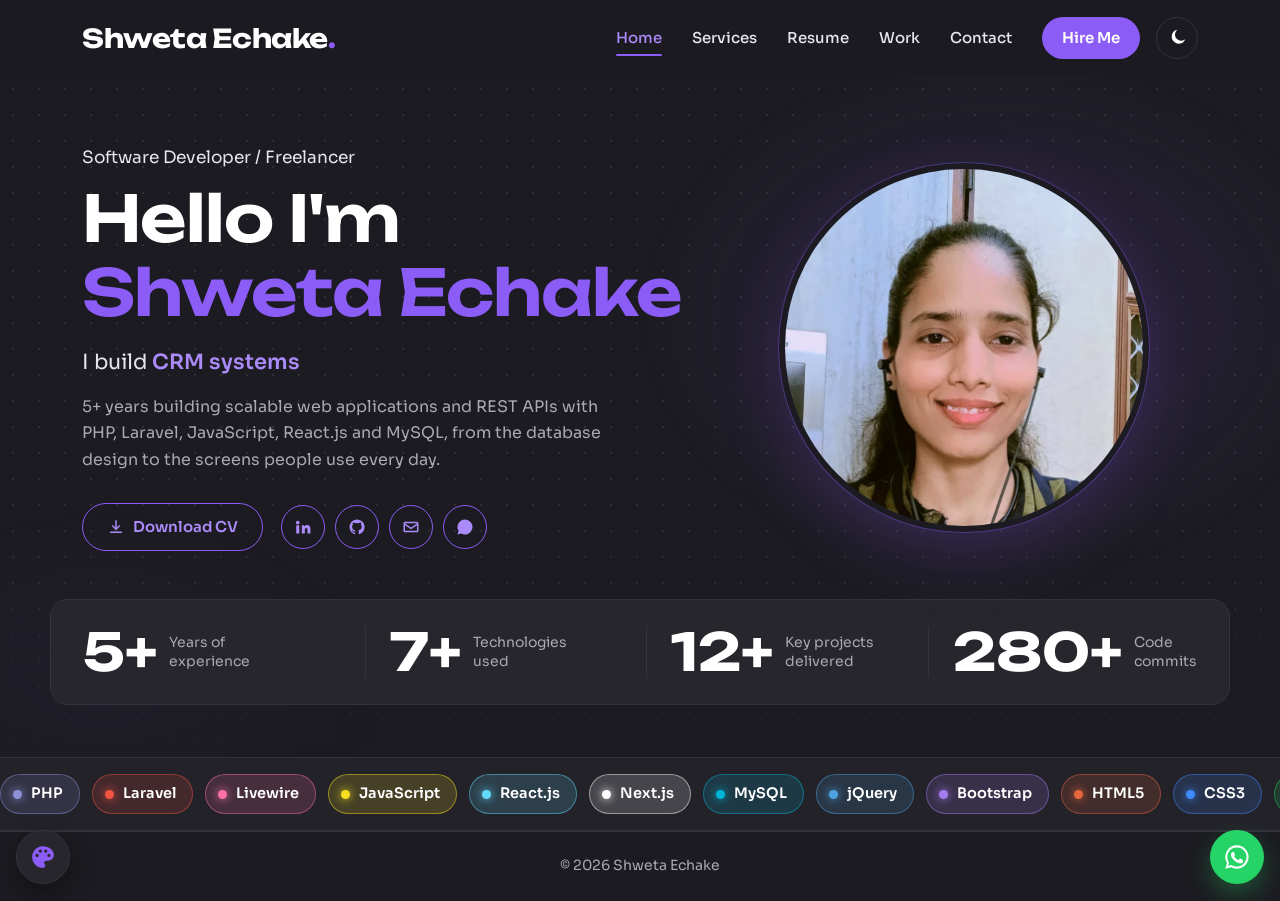
<file: index.html>
<!doctype html>
<html lang="en">
<head>
    <meta charset="utf-8">
    <meta name="viewport" content="width=device-width, initial-scale=1">
    <title>Shweta Echake - Senior Software Developer</title>
    <meta name="description" content="Shweta Echake - Senior Software Developer in Mumbai with 5+ years building web applications and REST APIs with PHP, Laravel, React.js and MySQL.">
    <meta property="og:title" content="Shweta Echake - Senior Software Developer">
    <meta property="og:description" content="5+ years building web applications and REST APIs with PHP, Laravel, React.js and MySQL.">
    <meta property="og:type" content="website">
    <meta name="theme-color" content="#1c1b21">
    <link rel="canonical" href="https://shwetaechake.github.io/">
    <meta property="og:url" content="https://shwetaechake.github.io/">
    <meta property="og:image" content="https://shwetaechake.github.io/images/og.png">
    <meta property="og:image:width" content="1200">
    <meta property="og:image:height" content="630">
    <meta property="og:image:alt" content="Shweta Echake - Senior Software Developer, PHP · Laravel · React.js · MySQL">
    <meta name="twitter:card" content="summary_large_image">
    <script type="application/ld+json">
    {"@context": "https://schema.org", "@type": "Person", "name": "Shweta Echake", "jobTitle": "Senior Software Developer",
     "url": "https://shwetaechake.github.io/", "email": "mailto:shwetaechake16@gmail.com", "address": {"@type": "PostalAddress", "addressLocality": "Mumbai", "addressCountry": "IN"},
     "worksFor": {"@type": "Organization", "name": "Datagrid Solutions"},
     "knowsAbout": ["PHP", "Laravel", "JavaScript", "React.js", "Next.js", "MySQL", "REST APIs", "Payment gateway integration"],
     "sameAs": ["https://linkedin.com/in/shweta-echake", "https://github.com/ShwetaEchake"]}
    </script>
    <link rel="icon" href="data:image/svg+xml,%3Csvg xmlns='http://www.w3.org/2000/svg' viewBox='0 0 64 64'%3E%3Crect width='64' height='64' rx='14' fill='%231c1b21'/%3E%3Ctext x='32' y='42' font-family='Arial' font-size='26' font-weight='700' fill='%238b5cf6' text-anchor='middle'%3ESE%3C/text%3E%3C/svg%3E">
    <link rel="preconnect" href="https://fonts.googleapis.com">
    <link rel="preconnect" href="https://fonts.gstatic.com" crossorigin>
    <link href="https://fonts.googleapis.com/css2?family=Unbounded:wght@500;600;700&family=Sora:wght@300;400;500;600&display=swap" rel="stylesheet">
    <link rel="stylesheet" href="styles.css?v=202610281806">
</head>
<body>
    <header class="site-header">
        <div class="wrap nav">
            <a href="#home" class="logo" aria-label="Shweta Echake - home">Shweta Echake<span>.</span></a>
            <button class="nav-toggle" aria-expanded="false" aria-controls="nav-links" aria-label="Open menu">
                <span></span><span></span><span></span>
            </button>
            <nav id="nav-links" class="nav-links">
                <a href="#home">Home</a>
                <a href="#services">Services</a>
                <a href="#resume">Resume</a>
                <a href="#work">Work</a>
                <a href="#contact">Contact</a>
                <a href="#contact" class="nav-cta">Hire Me</a>
            </nav>
        </div>
    </header>

    <main id="top">
        <!-- ============ HOME ============ -->
        <section id="home" class="tab hero" data-tab="home">
            <div class="wrap hero-grid">
                <div class="hero-copy">
                    <p class="hero-role">Software Developer / Freelancer</p>
                    <h1>Hello I'm<br><span>Shweta Echake</span></h1>
                    <p class="hero-line">I build <span class="rotator" aria-live="polite"><span class="rotator-word">CRM systems</span></span></p>
                    <p class="lead">5+ years building scalable web applications and REST APIs with PHP, Laravel, JavaScript, React.js and MySQL, from the database design to the screens people use every day.</p>
                    <div class="hero-actions">
                        <a href="Shweta_Echake_Resume.pdf" class="btn btn-outline" download>
                            <svg viewBox="0 0 24 24" aria-hidden="true"><path d="M11 3h2v9.6l3.3-3.3 1.4 1.4L12 16.4l-5.7-5.7 1.4-1.4 3.3 3.3V3ZM4 18h16v2H4v-2Z"/></svg>
                            Download CV
                        </a>
                        <ul class="socials">
                            <li><a href="https://linkedin.com/in/shweta-echake" target="_blank" rel="noopener" aria-label="LinkedIn"><svg viewBox="0 0 24 24" aria-hidden="true"><path d="M4.98 3.5a2.5 2.5 0 1 1 0 5 2.5 2.5 0 0 1 0-5ZM3 9.75h4v11H3v-11Zm6.5 0h3.8v1.5h.05c.53-1 1.83-2.05 3.77-2.05 4.03 0 4.78 2.65 4.78 6.1v5.450h-4v-4.83c0-1.15-.02-2.63-1.6-2.63-1.6 0-1.85 1.25-1.85 2.55v4.91h-4v-11Z"/></svg></a></li>
                            <li><a href="https://github.com/ShwetaEchake" target="_blank" rel="noopener" aria-label="GitHub"><svg viewBox="0 0 24 24" aria-hidden="true"><path d="M12 2a10 10 0 0 0-3.2 19.5c.5.1.7-.2.7-.5v-1.7c-2.8.6-3.4-1.3-3.4-1.3-.5-1.2-1.1-1.5-1.1-1.5-.9-.6.1-.6.1-.6 1 .1 1.5 1 1.5 1 .9 1.5 2.4 1.1 2.9.8.1-.6.4-1.1.6-1.3-2.2-.3-4.6-1.1-4.6-5 0-1.1.4-2 1-2.7-.1-.3-.4-1.3.1-2.7 0 0 .8-.3 2.8 1a9.6 9.6 0 0 1 5 0c1.9-1.3 2.7-1 2.7-1 .6 1.4.2 2.4.1 2.7.6.7 1 1.6 1 2.7 0 3.9-2.3 4.7-4.6 5 .4.3.7.9.7 1.9v2.8c0 .3.2.6.7.5A10 10 0 0 0 12 2Z"/></svg></a></li>
                            <li><a href="mailto:shwetaechake16@gmail.com" aria-label="Email"><svg viewBox="0 0 24 24" aria-hidden="true"><path d="M4 5h16a2 2 0 0 1 2 2v10a2 2 0 0 1-2 2H4a2 2 0 0 1-2-2V7a2 2 0 0 1 2-2Zm0 2v.4l8 5.2 8-5.2V7H4Zm16 2.8-7.5 4.9a1 1 0 0 1-1 0L4 9.8V17h16V9.8Z"/></svg></a></li>
                            <li><a href="https://wa.me/918169520690" target="_blank" rel="noopener" aria-label="WhatsApp"><svg viewBox="0 0 24 24" aria-hidden="true"><path d="M12 2a10 10 0 0 0-8.6 15.1L2 22l5-1.3A10 10 0 1 0 12 2Zm4.5 12.1c-.2-.1-1.5-.7-1.7-.8-.2-.1-.4-.1-.6.1l-.8 1c-.1.2-.3.2-.5.1a6.7 6.7 0 0 1-3.3-2.9c-.3-.4.2-.4.7-1.3.1-.2 0-.3 0-.4l-.8-1.8c-.2-.5-.4-.4-.6-.4h-.5a1 1 0 0 0-.7.3 3 3 0 0 0-.9 2.2c0 1.3.9 2.5 1.1 2.7.1.2 1.8 2.8 4.4 3.9 1.6.7 2.3.8 3.1.6.5-.1 1.5-.6 1.7-1.2.2-.6.2-1.1.2-1.2-.1-.1-.3-.2-.5-.3Z"/></svg></a></li>
                        </ul>
                    </div>
                </div>
                <div class="hero-art">
                    <picture class="portrait">
                        <source srcset="images/shweta.webp" type="image/webp">
                        <img src="images/shweta.jpg" width="720" height="720" alt="Shweta Echake" fetchpriority="high">
                    </picture>
                </div>
            </div>

            <ul class="wrap stats" aria-label="At a glance">
                <li><b>5+</b><span>Years of <br>experience</span></li>
                <li><b>7+</b><span>Technologies <br>used</span></li>
                <li><b>12+</b><span>Key projects <br>delivered</span></li>
                <li><b>280+</b><span>Code <br>commits</span></li>
            </ul>

            <div class="marquee" aria-label="Technologies I work with">
                <div class="marquee-track">
                    <ul><li style="--c: #8c90d6">PHP</li><li style="--c: #f05340">Laravel</li><li style="--c: #fb70a9">Livewire</li><li style="--c: #f7df1e">JavaScript</li><li style="--c: #61dafb">React.js</li><li style="--c: #ffffff">Next.js</li><li style="--c: #00b4d8">MySQL</li><li style="--c: #4fa3e0">jQuery</li><li style="--c: #a57cf0">Bootstrap</li><li style="--c: #e8663d">HTML5</li><li style="--c: #3d8bfd">CSS3</li><li style="--c: #22c55e">REST APIs</li><li style="--c: #f05032">Git</li><li style="--c: #d1d5db">GitHub</li></ul>
                    <ul aria-hidden="true"><li style="--c: #8c90d6">PHP</li><li style="--c: #f05340">Laravel</li><li style="--c: #fb70a9">Livewire</li><li style="--c: #f7df1e">JavaScript</li><li style="--c: #61dafb">React.js</li><li style="--c: #ffffff">Next.js</li><li style="--c: #00b4d8">MySQL</li><li style="--c: #4fa3e0">jQuery</li><li style="--c: #a57cf0">Bootstrap</li><li style="--c: #e8663d">HTML5</li><li style="--c: #3d8bfd">CSS3</li><li style="--c: #22c55e">REST APIs</li><li style="--c: #f05032">Git</li><li style="--c: #d1d5db">GitHub</li></ul>
                </div>
            </div>
        </section>

        <!-- ============ SERVICES ============ -->
        <section id="services" class="tab section" data-tab="services">
            <div class="wrap">
                <h2 class="title">What I can build for you</h2>
                <p class="muted svc-intro">From a single feature to a complete system, on PHP, Laravel, React.js and MySQL.</p>
                <div class="svc-grid">
                    <a href="#contact" class="svc reveal-svc">
                        <div class="svc-top"><span class="svc-num">01</span><span class="svc-arrow"><svg viewBox="0 0 24 24" aria-hidden="true"><path d="M7 7h10v10h-2V10.4l-8.3 8.3-1.4-1.4L13.6 9H7V7Z"/></svg></span></div>
                        <h3>Laravel web applications</h3>
                        <p>Custom business software built on Laravel and MySQL, the way I have built CRM, HR, inspection and budget-control systems for companies and a municipal corporation.</p>
                    </a>
                    <a href="#contact" class="svc reveal-svc">
                        <div class="svc-top"><span class="svc-num">02</span><span class="svc-arrow"><svg viewBox="0 0 24 24" aria-hidden="true"><path d="M7 7h10v10h-2V10.4l-8.3 8.3-1.4-1.4L13.6 9H7V7Z"/></svg></span></div>
                        <h3>Admin panels &amp; dashboards</h3>
                        <p>Admin apps with role-based access, reports and dashboards, including layouts that work as well on a phone as on a laptop.</p>
                    </a>
                    <a href="#contact" class="svc reveal-svc">
                        <div class="svc-top"><span class="svc-num">03</span><span class="svc-arrow"><svg viewBox="0 0 24 24" aria-hidden="true"><path d="M7 7h10v10h-2V10.4l-8.3 8.3-1.4-1.4L13.6 9H7V7Z"/></svg></span></div>
                        <h3>Payment gateway integration</h3>
                        <p>Online payments, invoices and settlement, with experience integrating PayPal and Zelle.</p>
                    </a>
                    <a href="#contact" class="svc reveal-svc">
                        <div class="svc-top"><span class="svc-num">04</span><span class="svc-arrow"><svg viewBox="0 0 24 24" aria-hidden="true"><path d="M7 7h10v10h-2V10.4l-8.3 8.3-1.4-1.4L13.6 9H7V7Z"/></svg></span></div>
                        <h3>Websites with Next.js</h3>
                        <p>Fast, mobile-first websites in Next.js and React, connected to an admin so the content can be updated without a developer.</p>
                    </a>
                    <a href="#contact" class="svc reveal-svc">
                        <div class="svc-top"><span class="svc-num">05</span><span class="svc-arrow"><svg viewBox="0 0 24 24" aria-hidden="true"><path d="M7 7h10v10h-2V10.4l-8.3 8.3-1.4-1.4L13.6 9H7V7Z"/></svg></span></div>
                        <h3>REST APIs</h3>
                        <p>Clean REST APIs in Laravel for web and mobile front-ends, with validation, access control and documentation.</p>
                    </a>
                    <a href="#contact" class="svc reveal-svc">
                        <div class="svc-top"><span class="svc-num">06</span><span class="svc-arrow"><svg viewBox="0 0 24 24" aria-hidden="true"><path d="M7 7h10v10h-2V10.4l-8.3 8.3-1.4-1.4L13.6 9H7V7Z"/></svg></span></div>
                        <h3>Maintenance &amp; fixes</h3>
                        <p>Finding and fixing bugs in existing PHP and Laravel projects, from crashing reports to missing migrations on a server.</p>
                    </a>
                </div>
            </div>
        </section>

        <!-- ============ RESUME ============ -->
        <section id="resume" class="tab section" data-tab="resume">
            <div class="wrap resume-grid">
                <aside class="resume-side">
                    <h2 class="title">Why hire me?</h2>
                    <p class="muted">Senior developer who has shipped CRM, HR, inspection, budget-control and community platforms, from the database design to the screens people use every day.</p>
                    <div class="resume-tabs" role="tablist" aria-label="Resume">
                        <a href="#experience" role="tab" data-panel="experience">Experience</a>
                        <a href="#education" role="tab" data-panel="education">Education</a>
                        <a href="#skills" role="tab" data-panel="skills">Skills</a>
                        <a href="#about" role="tab" data-panel="about">About me</a>
                    </div>
                </aside>

                <div class="resume-panels">
                    <!-- Experience -->
                    <div id="experience" class="panel" data-panel="experience" role="tabpanel">
                        <h2 class="title">Experience</h2>
                        <p class="muted">Five companies in Mumbai since 2020, building on PHP, mostly with Laravel.</p>
                        <div class="xp-grid">
                            <article class="xp-card is-current">
                                <p class="when">Jun 2026 – Present <span class="xp-dur" data-from="2026-06" data-to=""></span></p>
                                <h3>Senior Software Developer</h3>
                                <p class="where"><i></i>Datagrid Solutions <span class="now">Current</span></p>
                                <ul class="points">
                                    <li>Developing the platform for the Jain Society of Greater Atlanta (JSGA), covering membership, donations and community management, using Laravel 11 and MySQL.</li>
                                    <li>Built the membership renewal flow with online payment, member IDs and linked family members.</li>
                                    <li>Built donation modules for multiple funds (scholarship, general fund, Jeev Daya, Gautam Nidhi), with donation tracking, invoices and a donation dashboard.</li>
                                    <li class="more">Developed proforma invoicing for members and non-members, with payment settlement and proforma reports.</li>
                                    <li class="more">Delivered Gallery (photos and videos), Virtual Darshan (live video), Obituary and Snatra Samagri request forms with email notifications, Feedback and Committee modules, with labels managed through language files.</li>
                                    <li class="more">Added "Scan to Donate" QR codes for each donation fund, and role-based access for donation tracking and gallery management.</li>
                                </ul>
                                <button type="button" class="more-btn" aria-expanded="false">Show 3 more</button>
                            </article>
                            <article class="xp-card">
                                <p class="when">Jun 2025 – Mar 2026 <span class="xp-dur" data-from="2025-06" data-to="2026-03"></span></p>
                                <h3>PHP Laravel Developer</h3>
                                <p class="where"><i></i>Bynaric Systems Private Limited</p>
                                <ul class="points">
                                    <li>Designed and developed a comprehensive Inspection Management System using Laravel and MySQL, digitizing the entire inspection workflow.</li>
                                    <li>Implemented role-based access control (RBAC) to manage Admin and Inspector privileges.</li>
                                    <li>Built modules for inspection creation, assignment, tracking, and reporting with real-time progress visibility.</li>
                                    <li>Reduced manual reporting efforts significantly by centralizing inspection data.</li>
                                </ul>
                            </article>
                            <article class="xp-card">
                                <p class="when">Jun 2023 – Feb 2025 <span class="xp-dur" data-from="2023-06" data-to="2025-02"></span></p>
                                <h3>PHP Laravel Developer</h3>
                                <p class="where"><i></i>Core Ocean Solution LLP</p>
                                <ul class="points">
                                    <li>Led development of the Budget Control Register (BCR) accounting system for Panvel Municipal Corporation, managing its budgetary workflows.</li>
                                    <li>Streamlined tracking of work orders and bills within designated budgets.</li>
                                    <li>Participated in client meetings to align software features with business requirements.</li>
                                </ul>
                            </article>
                            <article class="xp-card">
                                <p class="when">Sep 2022 – May 2023 <span class="xp-dur" data-from="2022-09" data-to="2023-05"></span></p>
                                <h3>PHP Developer</h3>
                                <p class="where"><i></i>Fintoo (Financial Hospital Advisor LLP)</p>
                                <ul class="points">
                                    <li>Designed and maintained a CRM tool for managing financial and stock advisory services.</li>
                                    <li>Collaborated with cross-functional teams to integrate back-end logic with front-end interfaces.</li>
                                    <li>Improved efficiency of financial advisory workflows through user-friendly application design.</li>
                                </ul>
                            </article>
                            <article class="xp-card">
                                <p class="when">Oct 2020 – Sep 2022 <span class="xp-dur" data-from="2020-10" data-to="2022-09"></span></p>
                                <h3>PHP Laravel Developer</h3>
                                <p class="where"><i></i>Infoz Software Solution</p>
                                <ul class="points">
                                    <li>Developed an HR Management System automating employee lifecycle and payroll processes using Laravel.</li>
                                    <li>Built Diskcovero, a platform for efficient disk management.</li>
                                    <li>Developed SpeakWell English Academy, an application supporting English learning programs.</li>
                                    <li>Gained foundational experience in PHP development, database management, and version control.</li>
                                </ul>
                            </article>
                        </div>
                    </div>

                    <!-- Education -->
                    <div id="education" class="panel" data-panel="education" role="tabpanel">
                        <h2 class="title">Education</h2>
                        <p class="muted">Information Technology graduate from Mumbai University.</p>
                        <div class="xp-grid">
                            <article class="xp-card">
                                <p class="when">2019</p>
                                <h3>B.Sc. – Information Technology</h3>
                                <p class="where"><i></i>Pune Vidyarthi Griha's College of Science and Technology, Mumbai University</p>
                            </article>
                            <article class="xp-card">
                                <p class="when">2016</p>
                                <h3>HSC (Class XII)</h3>
                                <p class="where"><i></i>Maharashtra State Board · Pune Vidyarthi Griha's College of Science and Technology</p>
                            </article>
                            <article class="xp-card">
                                <p class="when">2014</p>
                                <h3>SSC (Class X)</h3>
                                <p class="where"><i></i>Maharashtra State Board · Swami Shamanand High School</p>
                            </article>
                        </div>
                    </div>

                    <!-- Skills -->
                    <div id="skills" class="panel" data-panel="skills" role="tabpanel">
                        <h2 class="title">My skills</h2>
                        <p class="muted">The tools I build with, and where I have used them.</p>
                        <div class="skill-filter" role="group" aria-label="Show skills">
                            <button type="button" data-filter="all" aria-pressed="true">All <span>13</span></button>
                            <button type="button" data-filter="back" aria-pressed="false">Back-end <span>4</span></button>
                            <button type="button" data-filter="front" aria-pressed="false">Front-end <span>7</span></button>
                            <button type="button" data-filter="tools" aria-pressed="false">Tools <span>2</span></button>
                        </div>
                        <ul class="skill-grid">
                            <li class="skill" data-cat="back" style="--b: #8c90d6">
                                <span class="skill-logo"><img src="images/skills/php.svg" alt="" width="40" height="40" loading="lazy"></span>
                                <b>PHP</b>
                                <small>Back-end language</small>
                                <span class="used"><i></i>Every project since 2020</span>
                            </li>
                            <li class="skill" data-cat="back" style="--b: #f05340">
                                <span class="skill-logo"><img src="images/skills/laravel.svg" alt="" width="40" height="40" loading="lazy"></span>
                                <b>Laravel</b>
                                <small>Back-end framework</small>
                                <span class="used"><i></i>JSGA · Varpe · Inspection · HR</span>
                            </li>
                            <li class="skill" data-cat="back" style="--b: #fb70a9">
                                <span class="skill-logo"><img src="images/skills/livewire.svg" alt="" width="40" height="40" loading="lazy"></span>
                                <b>Livewire</b>
                                <small>Laravel UI framework</small>
                            </li>
                            <li class="skill" data-cat="back" style="--b: #00b4d8">
                                <span class="skill-logo"><img src="images/skills/mysql.svg" alt="" width="40" height="40" loading="lazy"></span>
                                <b>MySQL</b>
                                <small>Database</small>
                                <span class="used"><i></i>JSGA · Varpe · Inspection</span>
                            </li>
                            <li class="skill" data-cat="front" style="--b: #f7df1e">
                                <span class="skill-logo"><img src="images/skills/javascript.svg" alt="" width="40" height="40" loading="lazy"></span>
                                <b>JavaScript</b>
                                <small>Language</small>
                            </li>
                            <li class="skill" data-cat="front" style="--b: #61dafb">
                                <span class="skill-logo"><img src="images/skills/react.svg" alt="" width="40" height="40" loading="lazy"></span>
                                <b>React.js</b>
                                <small>UI library</small>
                                <span class="used"><i></i>Varpe Flower website</span>
                            </li>
                            <li class="skill" data-cat="front" style="--b: #ffffff">
                                <span class="skill-logo"><img src="images/skills/nextjs.svg" alt="" width="40" height="40" loading="lazy"></span>
                                <b>Next.js</b>
                                <small>React framework</small>
                                <span class="used"><i></i>Varpe Flower website</span>
                            </li>
                            <li class="skill" data-cat="front" style="--b: #4fa3e0">
                                <span class="skill-logo"><img src="images/skills/jquery.svg" alt="" width="40" height="40" loading="lazy"></span>
                                <b>jQuery</b>
                                <small>JavaScript library</small>
                                <span class="used"><i></i>Varpe admin</span>
                            </li>
                            <li class="skill" data-cat="front" style="--b: #a57cf0">
                                <span class="skill-logo"><img src="images/skills/bootstrap.svg" alt="" width="40" height="40" loading="lazy"></span>
                                <b>Bootstrap</b>
                                <small>CSS framework</small>
                                <span class="used"><i></i>Varpe admin</span>
                            </li>
                            <li class="skill" data-cat="front" style="--b: #e8663d">
                                <span class="skill-logo"><img src="images/skills/html5.svg" alt="" width="40" height="40" loading="lazy"></span>
                                <b>HTML5</b>
                                <small>Markup</small>
                            </li>
                            <li class="skill" data-cat="front" style="--b: #3d8bfd">
                                <span class="skill-logo"><img src="images/skills/css3.svg" alt="" width="40" height="40" loading="lazy"></span>
                                <b>CSS3</b>
                                <small>Styling</small>
                            </li>
                            <li class="skill" data-cat="tools" style="--b: #f05032">
                                <span class="skill-logo"><img src="images/skills/git.svg" alt="" width="40" height="40" loading="lazy"></span>
                                <b>Git</b>
                                <small>Version control</small>
                                <span class="used"><i></i>JSGA · Varpe</span>
                            </li>
                            <li class="skill" data-cat="tools" style="--b: #d1d5db">
                                <span class="skill-logo"><img src="images/skills/github.svg" alt="" width="40" height="40" loading="lazy"></span>
                                <b>GitHub</b>
                                <small>Code hosting</small>
                                <span class="used"><i></i>Varpe · this portfolio</span>
                            </li>
                        </ul>
                        <h3 class="sub-title">Practices</h3>
                        <ul class="prac-grid">
                            <li><span class="prac-ico"><svg viewBox="0 0 24 24" aria-hidden="true"><path d="M8.6 7.4 4 12l4.6 4.6L10 15.2 6.8 12 10 8.8 8.6 7.4Zm6.8 0L14 8.8l3.2 3.2-3.2 3.2 1.4 1.4L20 12l-4.6-4.6Z"/></svg></span><div><b>REST API development</b><small>JSGA · Varpe</small></div></li>
                            <li><span class="prac-ico"><svg viewBox="0 0 24 24" aria-hidden="true"><path d="M3 6a2 2 0 0 1 2-2h14a2 2 0 0 1 2 2v12a2 2 0 0 1-2 2H5a2 2 0 0 1-2-2V6Zm2 0v2h14V6H5Zm0 5v7h14v-7H5Zm2 3h5v2H7v-2Z"/></svg></span><div><b>Payment gateway integration</b><small>PayPal · Zelle on JSGA</small></div></li>
                            <li><span class="prac-ico"><svg viewBox="0 0 24 24" aria-hidden="true"><path d="M12 2a5 5 0 0 1 5 5v3h1a2 2 0 0 1 2 2v8a2 2 0 0 1-2 2H6a2 2 0 0 1-2-2v-8a2 2 0 0 1 2-2h1V7a5 5 0 0 1 5-5Zm0 2a3 3 0 0 0-3 3v3h6V7a3 3 0 0 0-3-3Zm0 9a2 2 0 0 0-1 3.7V18h2v-1.3A2 2 0 0 0 12 13Z"/></svg></span><div><b>Role-based access (RBAC)</b><small>JSGA · Inspection · Varpe</small></div></li>
                            <li><span class="prac-ico"><svg viewBox="0 0 24 24" aria-hidden="true"><path d="M10.6 13.4a1 1 0 0 1 0-1.4l3-3a1 1 0 1 1 1.4 1.4l-3 3a1 1 0 0 1-1.4 0ZM8.5 18.5a3.5 3.5 0 0 1-2.5-6l2-2 1.4 1.4-2 2a1.5 1.5 0 1 0 2.2 2.2l2-2 1.4 1.4-2 2a3.5 3.5 0 0 1-2.5 1Zm7.1-5.3-1.4-1.4 2-2a1.5 1.5 0 1 0-2.2-2.2l-2 2-1.4-1.4 2-2a3.5 3.5 0 1 1 5 5l-2 2Z"/></svg></span><div><b>Front-end &amp; back-end integration</b><small>Fintoo CRM · Varpe</small></div></li>
                            <li><span class="prac-ico"><svg viewBox="0 0 24 24" aria-hidden="true"><path d="M12 4a8 8 0 0 1 7.7 5.9l1.8-1.1.9 1.6-4.3 2.6-2.6-4.3 1.7-1 .7 1.1A6 6 0 0 0 6.3 10H4.2A8 8 0 0 1 12 4Zm-7.4 8.1 4.3-2.6 2.6 4.3-1.7 1-.7-1.1a6 6 0 0 0 11.6-.7h2.1a8 8 0 0 1-15.5 1.9l-1.8 1.1-.9-1.6Z"/></svg></span><div><b>Agile / Scrum</b><small>Working with cross-functional teams</small></div></li>
                        </ul>
                    </div>

                    <!-- About -->
                    <div id="about" class="panel" data-panel="about" role="tabpanel">
                        <h2 class="title">About me</h2>
                        <div class="about-text">
                            <p>I'm a full-stack developer who works mostly in Laravel and MySQL, with React.js and Next.js on the front end. I've built systems for finance, HR, inspections, municipal budgets and community organizations, from the database design to the screens people use every day.</p>
                            <p>I care about the details that make software work for the people using it: clear role-based access, workflows that replace paperwork, and reports that save hours of manual effort. I work closely with cross-functional teams and clients to turn business requirements into reliable features.</p>
                        </div>
                        <dl class="info-grid">
                            <div><dt>Name</dt><dd>Shweta Echake</dd></div>
                            <div><dt>Experience</dt><dd>5+ years</dd></div>
                            <div><dt>Phone</dt><dd><a href="tel:+918169520690">+91 81695 20690</a></dd></div>
                            <div><dt>Email</dt><dd><a href="mailto:shwetaechake16@gmail.com">shwetaechake16@gmail.com</a></dd></div>
                            <div><dt>Location</dt><dd>Mumbai, India</dd></div>
                            <div><dt>LinkedIn</dt><dd><a href="https://linkedin.com/in/shweta-echake" target="_blank" rel="noopener">shweta-echake</a></dd></div>
                            <div><dt>GitHub</dt><dd><a href="https://github.com/ShwetaEchake" target="_blank" rel="noopener">ShwetaEchake</a></dd></div>
                        </dl>
                    </div>
                </div>
            </div>
        </section>

        <!-- ============ WORK ============ -->
        <section id="work" class="tab section" data-tab="work">
            <div class="wrap">
                <div class="slider" aria-roledescription="carousel" aria-label="Projects">
                    <article class="slide" aria-roledescription="slide" aria-label="1 of 8">
                        <div class="slide-copy">
                            <p class="slide-num">01</p>
                            <h2>JSGA – Jain Society of Greater Atlanta</h2>
                            <p class="built">Community platform · USA · Built at Datagrid Solutions</p>
                            <p>Laravel platform for a US-based Jain community organization covering membership renewals, donations, proforma invoicing and community services, with online payments through PayPal and Zelle.</p>
                            <ul class="tags"><li>Laravel 11</li><li>MySQL</li><li>PayPal</li><li>Zelle</li><li>RBAC</li></ul>
                            <div class="slide-links"><a href="jsga.html" class="round-link" aria-label="Open the JSGA case study"><svg viewBox="0 0 24 24" aria-hidden="true"><path d="M7 7h10v10h-2V10.4l-8.3 8.3-1.4-1.4L13.6 9H7V7Z"/></svg></a><a href="jsga.html" class="text-link">Case study</a><a href="https://jsgatemple.unifyams.ai/" class="text-link live-link" target="_blank" rel="noopener">Live site <span aria-hidden="true">↗</span></a></div>
                        </div>
                        <figure class="slide-media"><img src="images/jsga-laptop.jpg" width="1440" height="900" loading="lazy" alt="JSGA home page: 'A Place of Peace, Practice &amp; Community' with a photo of the temple"></figure>
                    </article>
                    <article class="slide" aria-roledescription="slide" aria-label="2 of 8">
                        <div class="slide-copy">
                            <p class="slide-num">02</p>
                            <h2>Varpe Flower Decorators</h2>
                            <p class="built">Florist business · Website + admin app · Freelance project</p>
                            <p>Website and admin app for a flower decoration business: customers browse services and the gallery and send a booking enquiry; the team turns enquiries into quotations, shares them on WhatsApp and tracks bookings on a calendar.</p>
                            <ul class="tags"><li>Next.js 16</li><li>React 19</li><li>Laravel 12</li><li>MySQL</li><li>PDF</li><li>Web push</li></ul>
                            <div class="slide-links"><a href="varpe-flower.html" class="round-link" aria-label="Open the Varpe Flower Decorators case study"><svg viewBox="0 0 24 24" aria-hidden="true"><path d="M7 7h10v10h-2V10.4l-8.3 8.3-1.4-1.4L13.6 9H7V7Z"/></svg></a><a href="varpe-flower.html" class="text-link">Case study</a><a href="https://varpeflowersdecor.vercel.app/" class="text-link live-link" target="_blank" rel="noopener">Live site <span aria-hidden="true">↗</span></a></div>
                        </div>
                        <figure class="slide-media"><img src="images/varpe-laptop.jpg" width="1440" height="900" loading="lazy" alt="Varpe Flower Decorators home page: 'Turning Flowers Into Feelings' with a bouquet photo"></figure>
                    </article>
                    <article class="slide" aria-roledescription="slide" aria-label="3 of 8">
                        <div class="slide-copy">
                            <p class="slide-num">03</p>
                            <h2>BCR – Accounting Management System</h2>
                            <p class="built">Municipal finance · For Panvel Municipal Corporation · Built at Core Ocean Solution</p>
                            <p>Budget Control Register and accounting system for Panvel Municipal Corporation (पनवेल महानगरपालिका), managing budgetary workflows and keeping work orders and bills tracked within their budgets.</p>
                            <ul class="tags"><li>Laravel</li><li>MySQL</li><li>Budget control</li><li>Work orders &amp; bills</li></ul>
                            <div class="slide-links"><a href="https://bcr.ulberp.com/" class="round-link" target="_blank" rel="noopener" aria-label="Open the BCR system"><svg viewBox="0 0 24 24" aria-hidden="true"><path d="M7 7h10v10h-2V10.4l-8.3 8.3-1.4-1.4L13.6 9H7V7Z"/></svg></a><a href="https://bcr.ulberp.com/" class="text-link" target="_blank" rel="noopener">bcr.ulberp.com</a></div>
                        </div>
                        <figure class="slide-media"><img src="images/bcr-laptop.jpg" width="1440" height="758" loading="lazy" alt="Login page of the Panvel Municipal Corporation Accounting Management System"></figure>
                    </article>
                    <article class="slide" aria-roledescription="slide" aria-label="4 of 8">
                        <div class="slide-copy">
                            <p class="slide-num">04</p>
                            <h2>Inspection Management System</h2>
                            <p class="built">Government · For Maharashtra State Board of Nursing and Paramedical Education (MSBNPE) · Built at Bynaric Systems</p>
                            <p>End-to-end inspection workflow platform with RBAC, real-time tracking, and centralized data management using Laravel and MySQL.</p>
                            <ul class="tags"><li>Laravel</li><li>MySQL</li><li>RBAC</li></ul>
                        </div>
                        <figure class="slide-media"><img src="images/msbnpe-laptop.jpg" width="1440" height="778" loading="lazy" alt="Login page of the Maharashtra State Board of Nursing and Paramedical Education (MSBNPE) affiliation system"></figure>
                    </article>
                    <article class="slide" aria-roledescription="slide" aria-label="5 of 8">
                        <div class="slide-copy">
                            <p class="slide-num">05</p>
                            <h2>Financial CRM</h2>
                            <p class="built">Financial services · Built at Fintoo</p>
                            <p>Financial advisory CRM supporting diverse client needs, with back-end and front-end integration for financial and stock advisory services.</p>
                            <ul class="tags"><li>PHP</li><li>MySQL</li><li>CRM</li></ul>
                            <div class="slide-links"><a href="https://fintoo.in/" class="round-link" target="_blank" rel="noopener" aria-label="Open the Fintoo website"><svg viewBox="0 0 24 24" aria-hidden="true"><path d="M7 7h10v10h-2V10.4l-8.3 8.3-1.4-1.4L13.6 9H7V7Z"/></svg></a><a href="https://fintoo.in/" class="text-link" target="_blank" rel="noopener">fintoo.in</a></div>
                        </div>
                        <figure class="slide-media"><img src="images/fintoo-laptop.jpg" width="1440" height="900" loading="lazy" alt="Fintoo home page: 'Your money, finally advised — not just displayed.' with the Fintoo app on a phone"></figure>
                    </article>
                    <article class="slide" aria-roledescription="slide" aria-label="6 of 8">
                        <div class="slide-copy">
                            <p class="slide-num">06</p>
                            <h2>HR Management System</h2>
                            <p class="built">HR · Built at Infoz Software Solution</p>
                            <p>Laravel-based HR platform automating employee lifecycle, payroll, and operational HR processes.</p>
                            <ul class="tags"><li>Laravel</li><li>MySQL</li><li>Payroll</li></ul>
                        </div>
                        <figure class="slide-media slide-art"><svg viewBox="0 0 24 24" aria-hidden="true"><path d="M9 11a4 4 0 1 1 0-8 4 4 0 0 1 0 8Zm7.5 1a3.5 3.5 0 1 1 0-7 3.5 3.5 0 0 1 0 7ZM2 20c0-3.3 3.1-6 7-6s7 2.7 7 6v1H2v-1Zm15.5-6.5c2.6.3 4.5 2.2 4.5 4.5v3h-4v-1c0-2.5-1.1-4.7-2.9-6.2.7-.2 1.5-.3 2.4-.3Z"/></svg><span>Employee lifecycle · Payroll</span></figure>
                    </article>
                    <article class="slide" aria-roledescription="slide" aria-label="7 of 8">
                        <div class="slide-copy">
                            <p class="slide-num">07</p>
                            <h2>SpeakWell English Academy</h2>
                            <p class="built">Education · Ghatkopar, Mumbai · Built at Infoz Software Solution</p>
                            <p>An application supporting the English learning programs of SpeakWell English Academy, a spoken-English institute in Ghatkopar, Mumbai.</p>
                            <ul class="tags"><li>PHP</li><li>Education</li><li>Web application</li></ul>
                            <div class="slide-links"><a href="https://speakwellghatkopar.in/" class="round-link" target="_blank" rel="noopener" aria-label="Open the SpeakWell English Academy website"><svg viewBox="0 0 24 24" aria-hidden="true"><path d="M7 7h10v10h-2V10.4l-8.3 8.3-1.4-1.4L13.6 9H7V7Z"/></svg></a><a href="https://speakwellghatkopar.in/" class="text-link" target="_blank" rel="noopener">speakwellghatkopar.in</a></div>
                        </div>
                        <figure class="slide-media"><img src="images/speakwell-laptop.jpg" width="1440" height="758" loading="lazy" alt="SpeakWell English Academy home page: 'Speak English with confidence, not hesitation.'"></figure>
                    </article>
                    <article class="slide" aria-roledescription="slide" aria-label="8 of 8">
                        <div class="slide-copy">
                            <p class="slide-num">08</p>
                            <h2>Diskcovero</h2>
                            <p class="built">Storage · Built at Infoz Software Solution</p>
                            <p>A platform for efficient disk management.</p>
                            <ul class="tags"><li>PHP</li><li>Web platform</li></ul>
                        </div>
                        <figure class="slide-media slide-art"><svg viewBox="0 0 24 24" aria-hidden="true"><path d="M12 2c4.97 0 9 1.79 9 4v12c0 2.21-4.03 4-9 4s-9-1.79-9-4V6c0-2.21 4.03-4 9-4Zm7 12.2C17.4 15.3 14.8 16 12 16s-5.4-.7-7-1.8V18c0 .9 2.7 2 7 2s7-1.1 7-2v-3.8Zm0-6C17.4 9.3 14.8 10 12 10s-5.4-.7-7-1.8V12c0 .9 2.7 2 7 2s7-1.1 7-2V8.2ZM12 4C7.7 4 5 5.1 5 6s2.7 2 7 2 7-1.1 7-2-2.7-2-7-2Z"/></svg><span>Efficient disk management</span></figure>
                    </article>
                    <div class="slider-nav">
                        <span class="slider-count" aria-live="polite"></span>
                        <button type="button" class="slider-btn prev" aria-label="Previous project"><svg viewBox="0 0 24 24" aria-hidden="true"><path d="M10.8 5.6 4.4 12l6.4 6.4 1.4-1.4L8.2 13H20v-2H8.2l4-4-1.4-1.4Z"/></svg></button>
                        <button type="button" class="slider-btn next" aria-label="Next project"><svg viewBox="0 0 24 24" aria-hidden="true"><path d="m13.2 5.6-1.4 1.4 4 4H4v2h11.8l-4 4 1.4 1.4 6.4-6.4-6.4-6.4Z"/></svg></button>
                    </div>
                </div>
            </div>
        </section>

        <!-- ============ CONTACT ============ -->
        <section id="contact" class="tab section" data-tab="contact">
            <div class="wrap contact-grid">
                <div class="contact-box">
                    <h2>Let's work together</h2>
                    <p>Open to senior PHP / Laravel and full-stack roles. Email or WhatsApp is the quickest way to reach me.</p>
                    <div class="contact-actions">
                        <a href="mailto:shwetaechake16@gmail.com" class="btn btn-fill">Email me</a>
                        <a href="https://wa.me/918169520690" class="btn btn-outline" target="_blank" rel="noopener">WhatsApp</a>
                        <a href="Shweta_Echake_Resume.pdf" class="btn btn-outline" download>Download CV</a>
                    </div>
                </div>
                <ul class="contact-list">
                    <li><span class="ci"><svg viewBox="0 0 24 24" aria-hidden="true"><path d="M6.6 10.8a15.1 15.1 0 0 0 6.6 6.6l2.2-2.2a1 1 0 0 1 1-.25 11.4 11.4 0 0 0 3.6.57 1 1 0 0 1 1 1V20a1 1 0 0 1-1 1A17 17 0 0 1 3 4a1 1 0 0 1 1-1h3.5a1 1 0 0 1 1 1c0 1.250.2 2.45.57 3.57a1 1 0 0 1-.25 1L6.6 10.8Z"/></svg></span><div><small>Phone</small><a href="tel:+918169520690">+91 81695 20690</a></div></li>
                    <li><span class="ci"><svg viewBox="0 0 24 24" aria-hidden="true"><path d="M4 5h16a2 2 0 0 1 2 2v10a2 2 0 0 1-2 2H4a2 2 0 0 1-2-2V7a2 2 0 0 1 2-2Zm0 2v.4l8 5.2 8-5.2V7H4Zm16 2.8-7.5 4.9a1 1 0 0 1-1 0L4 9.8V17h16V9.8Z"/></svg></span><div><small>Email</small><a href="mailto:shwetaechake16@gmail.com">shwetaechake16@gmail.com</a></div></li>
                    <li><span class="ci"><svg viewBox="0 0 24 24" aria-hidden="true"><path d="M12 2a10 10 0 0 0-8.6 15.1L2 22l5-1.3A10 10 0 1 0 12 2Zm4.5 12.1c-.2-.1-1.5-.7-1.7-.8-.2-.1-.4-.1-.6.1l-.8 1c-.1.2-.3.2-.5.1a6.7 6.7 0 0 1-3.3-2.9c-.3-.4.2-.4.7-1.3.1-.2 0-.3 0-.4l-.8-1.8c-.2-.5-.4-.4-.6-.4h-.5a1 1 0 0 0-.7.3 3 3 0 0 0-.9 2.2c0 1.3.9 2.5 1.1 2.7.1.2 1.8 2.8 4.4 3.9 1.6.7 2.3.8 3.1.6.5-.1 1.5-.6 1.7-1.2.2-.6.2-1.1.2-1.2-.1-.1-.3-.2-.5-.3Z"/></svg></span><div><small>WhatsApp</small><a href="https://wa.me/918169520690" target="_blank" rel="noopener">+91 81695 20690</a></div></li>
                    <li><span class="ci"><svg viewBox="0 0 24 24" aria-hidden="true"><path d="M4.98 3.5a2.5 2.5 0 1 1 0 5 2.5 2.5 0 0 1 0-5ZM3 9.75h4v11H3v-11Zm6.5 0h3.8v1.5h.05c.53-1 1.83-2.05 3.77-2.05 4.03 0 4.78 2.65 4.78 6.1v5.45h-4v-4.83c0-1.15-.02-2.63-1.6-2.63-1.6 0-1.85 1.25-1.85 2.55v4.91h-4v-11Z"/></svg></span><div><small>LinkedIn</small><a href="https://linkedin.com/in/shweta-echake" target="_blank" rel="noopener">linkedin.com/in/shweta-echake</a></div></li>
                    <li><span class="ci"><svg viewBox="0 0 24 24" aria-hidden="true"><path d="M12 2a10 10 0 0 0-3.2 19.5c.5.1.7-.2.7-.5v-1.7c-2.8.6-3.4-1.3-3.4-1.3-.5-1.2-1.1-1.5-1.1-1.5-.9-.6.1-.6.1-.6 1 .1 1.5 1 1.5 1 .9 1.5 2.4 1.1 2.9.8.1-.6.4-1.1.6-1.3-2.2-.3-4.6-1.1-4.6-5 0-1.1.4-2 1-2.7-.1-.3-.4-1.3.1-2.7 0 0 .8-.3 2.8 1a9.6 9.6 0 0 1 5 0c1.9-1.3 2.7-1 2.7-1 .6 1.4.2 2.4.1 2.7.6.7 1 1.6 1 2.7 0 3.9-2.3 4.7-4.6 5 .4.3.7.9.7 1.9v2.8c0 .3.2.6.7.5A10 10 0 0 0 12 2Z"/></svg></span><div><small>GitHub</small><a href="https://github.com/ShwetaEchake" target="_blank" rel="noopener">github.com/ShwetaEchake</a></div></li>
                    <li><span class="ci"><svg viewBox="0 0 24 24" aria-hidden="true"><path d="M12 2a7 7 0 0 1 7 7c0 5.2-7 13-7 13S5 14.2 5 9a7 7 0 0 1 7-7Zm0 4.5a2.5 2.5 0 1 0 0 5 2.5 2.5 0 0 0 0-5Z"/></svg></span><div><small>Location</small><span>Mumbai, India</span></div></li>
                </ul>
            </div>
        </section>
    </main>

    <footer class="site-footer">
        <div class="wrap footer-row">
            <p>© <span id="year">2026</span> Shweta Echake</p>
        </div>
    </footer>

    <a href="https://wa.me/918169520690" class="wa-float" target="_blank" rel="noopener" aria-label="Chat on WhatsApp">
        <svg viewBox="0 0 24 24" aria-hidden="true"><path d="M12 2a10 10 0 0 0-8.6 15.1L2 22l5-1.3A10 10 0 1 0 12 2Zm0 18.2c-1.5 0-3-.4-4.3-1.2l-.3-.2-3 .8.8-2.9-.2-.3A8.2 8.2 0 1 1 12 20.2Zm4.5-6.1c-.2-.1-1.5-.7-1.7-.8-.2-.1-.4-.1-.6.1l-.8 1c-.1.2-.3.2-.5.1a6.7 6.7 0 0 1-3.3-2.9c-.3-.4.2-.4.7-1.3.1-.2 0-.3 0-.4l-.8-1.8c-.2-.5-.4-.4-.6-.4h-.5a1 1 0 0 0-.7.3 3 3 0 0 0-.9 2.2c0 1.3.9 2.5 1.1 2.7.1.2 1.8 2.8 4.4 3.9 1.6.7 2.3.8 3.1.6.5-.1 1.5-.6 1.7-1.2.2-.6.2-1.1.2-1.2-.1-.1-.3-.2-.5-.3Z"/></svg>
    </a>

    <script src="script.js?v=202610281806"></script>
</body>
</html>
</file>
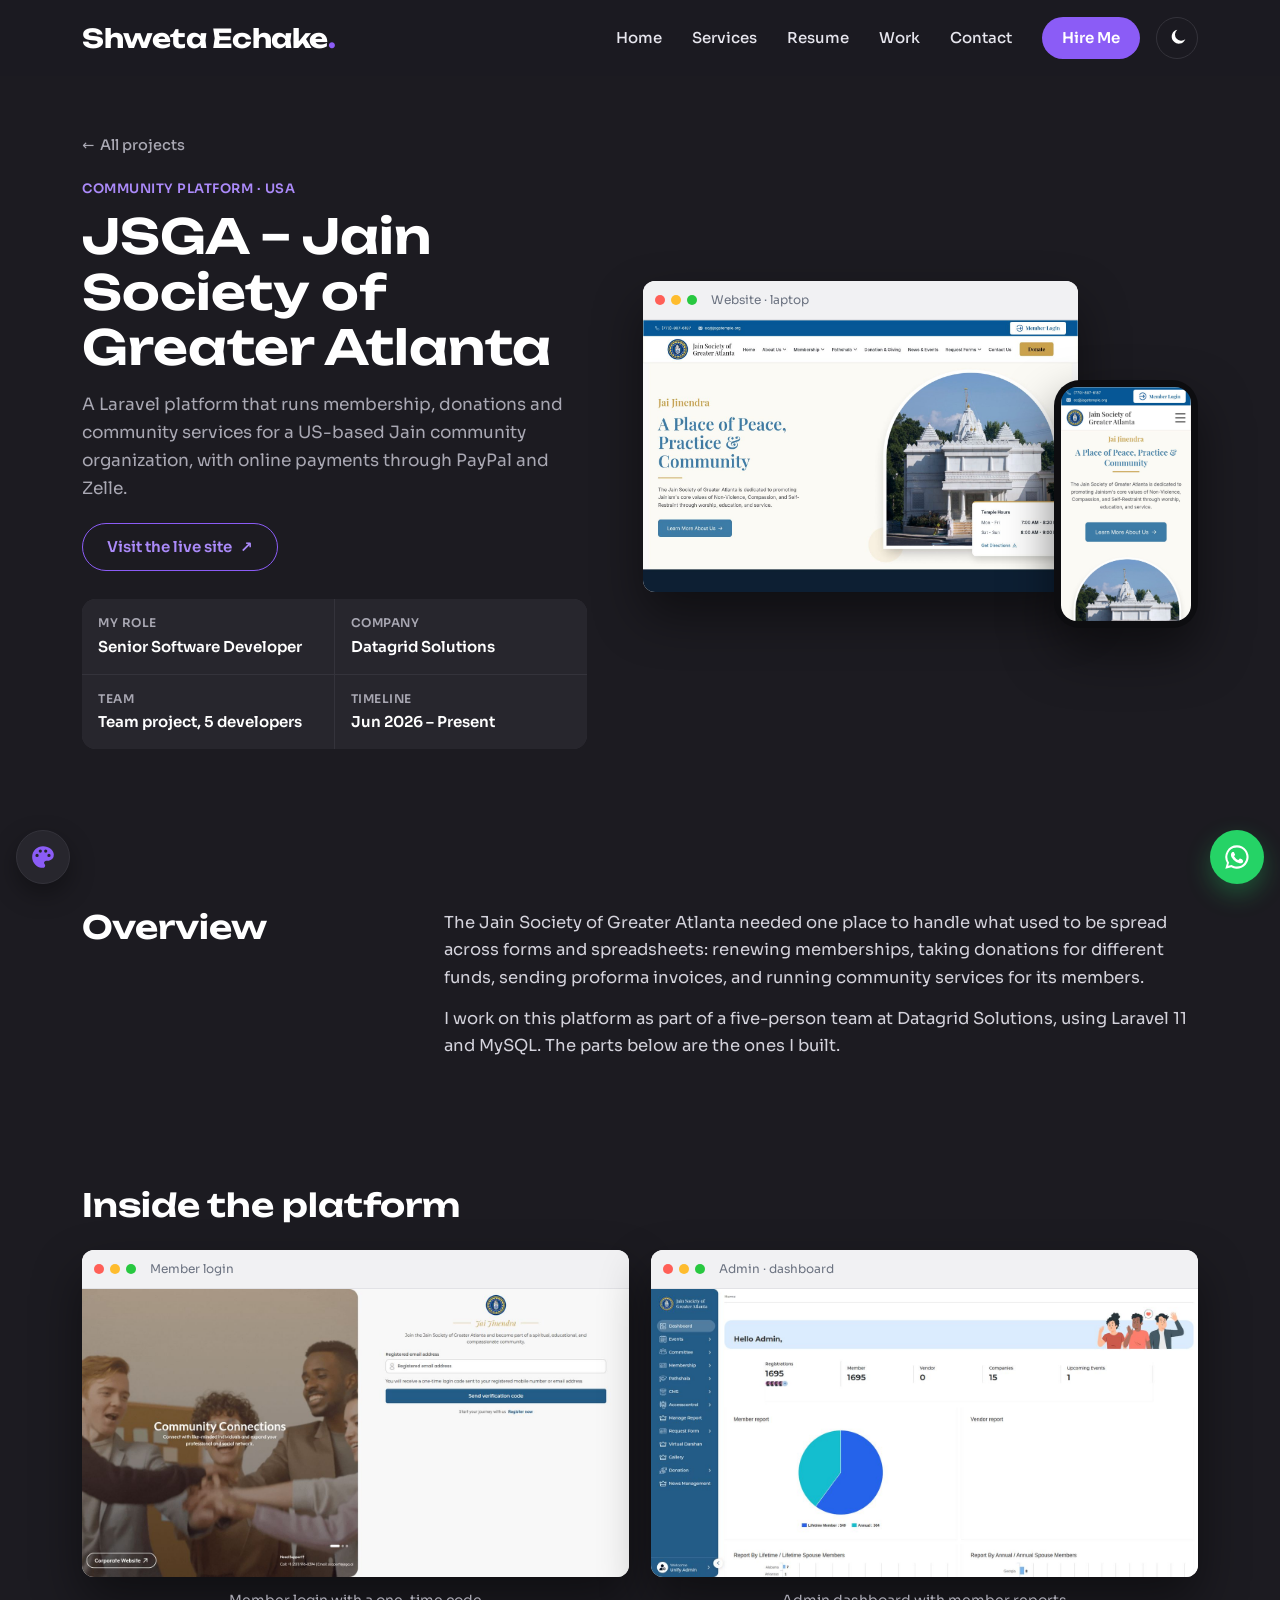
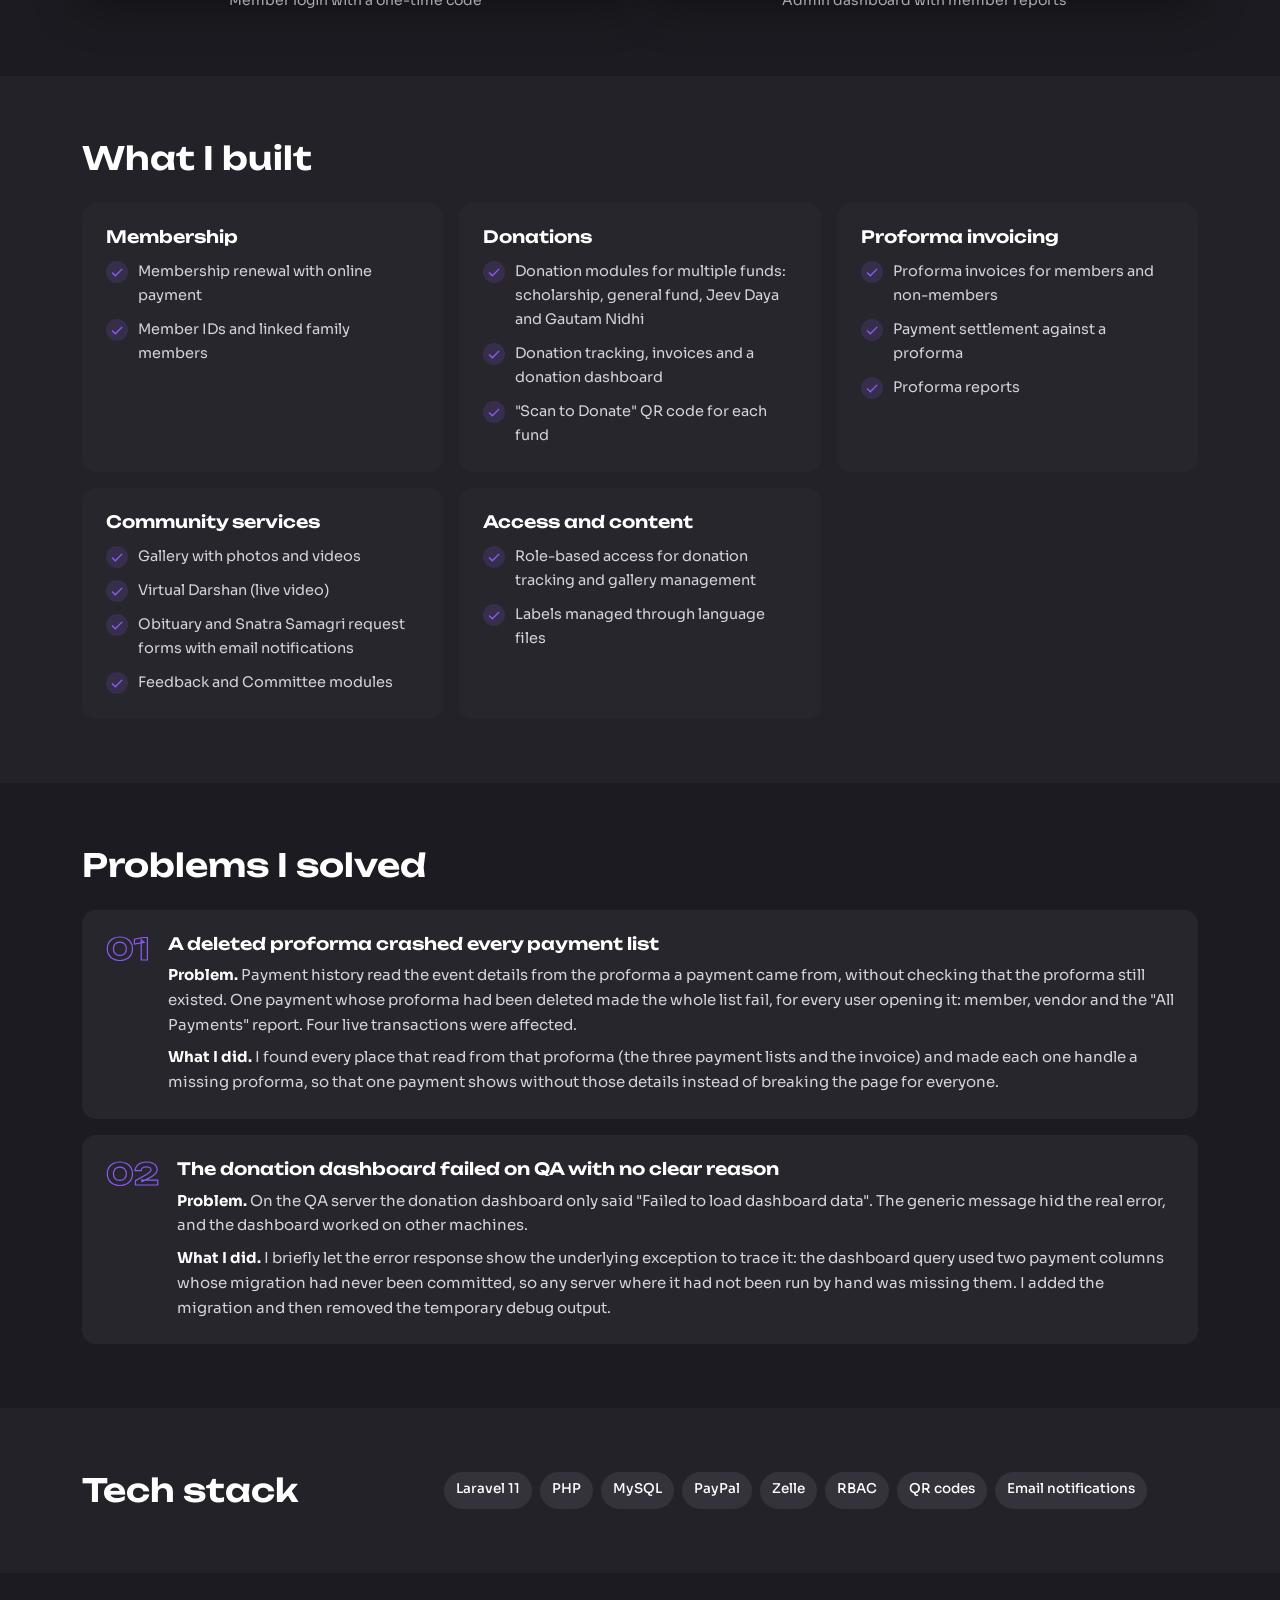
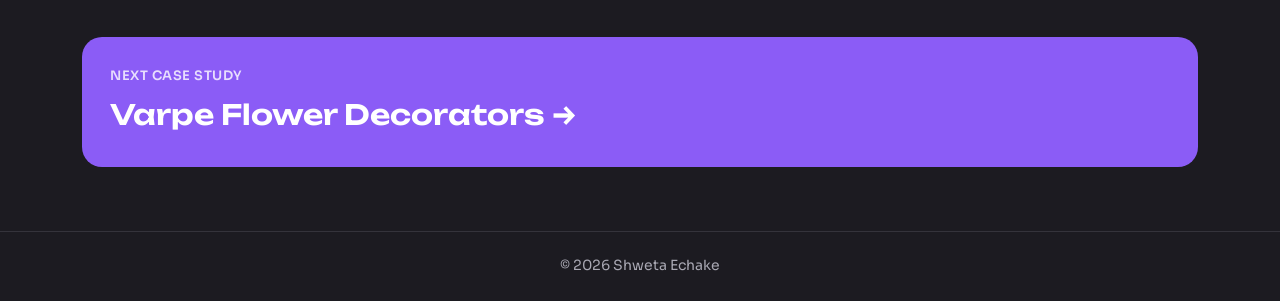
<file: jsga.html>
<!doctype html>
<html lang="en">
<head>
    <meta charset="utf-8">
    <meta name="viewport" content="width=device-width, initial-scale=1">
    <title>JSGA – Jain Society of Greater Atlanta - Shweta Echake</title>
    <meta name="description" content="Case study: a Laravel platform for a US-based Jain community organization, with membership renewals, donations, proforma invoicing and online payments.">
    <meta property="og:title" content="JSGA – Jain Society of Greater Atlanta - case study by Shweta Echake">
    <meta property="og:description" content="Case study: a Laravel platform for a US-based Jain community organization, with membership renewals, donations, proforma invoicing and online payments.">
    <meta property="og:type" content="website">
    <meta name="theme-color" content="#1c1b21">
    <link rel="canonical" href="https://shwetaechake.github.io/jsga.html">
    <meta property="og:url" content="https://shwetaechake.github.io/jsga.html">
    <meta property="og:image" content="https://shwetaechake.github.io/images/og.png">
    <meta property="og:image:width" content="1200">
    <meta property="og:image:height" content="630">
    <meta property="og:image:alt" content="Shweta Echake - Senior Software Developer, PHP · Laravel · React.js · MySQL">
    <meta name="twitter:card" content="summary_large_image">
    <script type="application/ld+json">
    {"@context": "https://schema.org", "@type": "Person", "name": "Shweta Echake", "jobTitle": "Senior Software Developer",
     "url": "https://shwetaechake.github.io/", "email": "mailto:shwetaechake16@gmail.com", "address": {"@type": "PostalAddress", "addressLocality": "Mumbai", "addressCountry": "IN"},
     "worksFor": {"@type": "Organization", "name": "Datagrid Solutions"},
     "knowsAbout": ["PHP", "Laravel", "JavaScript", "React.js", "Next.js", "MySQL", "REST APIs", "Payment gateway integration"],
     "sameAs": ["https://linkedin.com/in/shweta-echake", "https://github.com/ShwetaEchake"]}
    </script>
    <link rel="icon" href="data:image/svg+xml,%3Csvg xmlns='http://www.w3.org/2000/svg' viewBox='0 0 64 64'%3E%3Crect width='64' height='64' rx='14' fill='%231c1b21'/%3E%3Ctext x='32' y='42' font-family='Arial' font-size='26' font-weight='700' fill='%238b5cf6' text-anchor='middle'%3ESE%3C/text%3E%3C/svg%3E">
    <link rel="preconnect" href="https://fonts.googleapis.com">
    <link rel="preconnect" href="https://fonts.gstatic.com" crossorigin>
    <link href="https://fonts.googleapis.com/css2?family=Unbounded:wght@500;600;700&family=Sora:wght@300;400;500;600&display=swap" rel="stylesheet">
    <link rel="stylesheet" href="styles.css?v=202610281806">
</head>
<body class="case-page">
    <header class="site-header">
        <div class="wrap nav">
            <a href="index.html#home" class="logo" aria-label="Shweta Echake - home">Shweta Echake<span>.</span></a>
            <button class="nav-toggle" aria-expanded="false" aria-controls="nav-links" aria-label="Open menu">
                <span></span><span></span><span></span>
            </button>
            <nav id="nav-links" class="nav-links">
                <a href="index.html#home">Home</a>
                <a href="index.html#services">Services</a>
                <a href="index.html#resume">Resume</a>
                <a href="index.html#work">Work</a>
                <a href="index.html#contact">Contact</a>
                <a href="index.html#contact" class="nav-cta">Hire Me</a>
            </nav>
        </div>
    </header>

    <main id="top">
        <section class="case-hero case-navy">
            <div class="wrap case-hero-grid">
                <div class="case-intro">
                    <a href="index.html#work" class="back-link"><span aria-hidden="true">←</span> All projects</a>
                    <p class="project-kicker">Community platform · USA</p>
                    <h1>JSGA – Jain Society of Greater Atlanta</h1>
                    <p class="case-lead">A Laravel platform that runs membership, donations and community services for a US-based Jain community organization, with online payments through PayPal and Zelle.</p>
                    <a href="https://jsgatemple.unifyams.ai/" class="btn btn-outline live-btn" target="_blank" rel="noopener">Visit the live site <span aria-hidden="true">↗</span></a>
                    <dl class="case-meta">
                    <div><dt>My role</dt><dd>Senior Software Developer</dd></div>
                    <div><dt>Company</dt><dd>Datagrid Solutions</dd></div>
                    <div><dt>Team</dt><dd>Team project, 5 developers</dd></div>
                    <div><dt>Timeline</dt><dd>Jun 2026 – Present</dd></div>
                    </dl>
                </div>
                <div class="showcase" aria-label="Screenshots">
                    <figure class="browser">
                        <div class="browser-bar"><i></i><i></i><i></i><span>Website · laptop</span></div>
                        <img src="images/jsga-laptop.jpg" width="1440" height="900" alt="JSGA home page on a laptop: 'A Place of Peace, Practice &amp; Community' with a photo of the temple">
                    </figure>
                    <figure class="phone">
                        <img src="images/jsga-phone.jpg" width="780" height="1688" alt="JSGA home page on a phone">
                    </figure>
                </div>
            </div>
        </section>

        <section class="section">
            <div class="wrap two-col">
                <h2 class="section-title">Overview</h2>
                <div class="prose reveal">
                    <p>The Jain Society of Greater Atlanta needed one place to handle what used to be spread across forms and spreadsheets: renewing memberships, taking donations for different funds, sending proforma invoices, and running community services for its members.</p>
                    <p>I work on this platform as part of a five-person team at Datagrid Solutions, using Laravel 11 and MySQL. The parts below are the ones I built.</p>
                </div>
            </div>
        </section>

        <section class="section">
            <div class="wrap">
                <h2 class="section-title">Inside the platform</h2>
                <div class="shots-laptop">
                    <figure class="shot reveal">
                        <div class="browser"><div class="browser-bar"><i></i><i></i><i></i><span>Member login</span></div><img src="images/jsga-login.jpg" width="1440" height="758" loading="lazy" alt="JSGA member login: Jai Jinendra, a registered email address and a Send verification code button for a one-time login code"></div>
                        <figcaption>Member login with a one-time code</figcaption>
                    </figure>
                    <figure class="shot reveal">
                        <div class="browser"><div class="browser-bar"><i></i><i></i><i></i><span>Admin · dashboard</span></div><img src="images/jsga-admin-dashboard.jpg" width="1440" height="758" loading="lazy" alt="JSGA admin dashboard with registration, member and company counts, a member report chart and the admin menu"></div>
                        <figcaption>Admin dashboard with member reports</figcaption>
                    </figure>
                </div>
            </div>
        </section>

        <section class="section section-alt">
            <div class="wrap">
                <h2 class="section-title">What I built</h2>
                <div class="cs-grid">
                    <article class="cs-card reveal">
                        <h3>Membership</h3>
                        <ul class="checks">
                            <li><svg viewBox="0 0 24 24" aria-hidden="true"><path d="m9.5 16.2-4.2-4.2-1.4 1.4 5.6 5.6 11-11-1.4-1.4-9.6 9.6Z"/></svg>Membership renewal with online payment</li>
                            <li><svg viewBox="0 0 24 24" aria-hidden="true"><path d="m9.5 16.2-4.2-4.2-1.4 1.4 5.6 5.6 11-11-1.4-1.4-9.6 9.6Z"/></svg>Member IDs and linked family members</li>
                        </ul>
                    </article>
                    <article class="cs-card reveal">
                        <h3>Donations</h3>
                        <ul class="checks">
                            <li><svg viewBox="0 0 24 24" aria-hidden="true"><path d="m9.5 16.2-4.2-4.2-1.4 1.4 5.6 5.6 11-11-1.4-1.4-9.6 9.6Z"/></svg>Donation modules for multiple funds: scholarship, general fund, Jeev Daya and Gautam Nidhi</li>
                            <li><svg viewBox="0 0 24 24" aria-hidden="true"><path d="m9.5 16.2-4.2-4.2-1.4 1.4 5.6 5.6 11-11-1.4-1.4-9.6 9.6Z"/></svg>Donation tracking, invoices and a donation dashboard</li>
                            <li><svg viewBox="0 0 24 24" aria-hidden="true"><path d="m9.5 16.2-4.2-4.2-1.4 1.4 5.6 5.6 11-11-1.4-1.4-9.6 9.6Z"/></svg>"Scan to Donate" QR code for each fund</li>
                        </ul>
                    </article>
                    <article class="cs-card reveal">
                        <h3>Proforma invoicing</h3>
                        <ul class="checks">
                            <li><svg viewBox="0 0 24 24" aria-hidden="true"><path d="m9.5 16.2-4.2-4.2-1.4 1.4 5.6 5.6 11-11-1.4-1.4-9.6 9.6Z"/></svg>Proforma invoices for members and non-members</li>
                            <li><svg viewBox="0 0 24 24" aria-hidden="true"><path d="m9.5 16.2-4.2-4.2-1.4 1.4 5.6 5.6 11-11-1.4-1.4-9.6 9.6Z"/></svg>Payment settlement against a proforma</li>
                            <li><svg viewBox="0 0 24 24" aria-hidden="true"><path d="m9.5 16.2-4.2-4.2-1.4 1.4 5.6 5.6 11-11-1.4-1.4-9.6 9.6Z"/></svg>Proforma reports</li>
                        </ul>
                    </article>
                    <article class="cs-card reveal">
                        <h3>Community services</h3>
                        <ul class="checks">
                            <li><svg viewBox="0 0 24 24" aria-hidden="true"><path d="m9.5 16.2-4.2-4.2-1.4 1.4 5.6 5.6 11-11-1.4-1.4-9.6 9.6Z"/></svg>Gallery with photos and videos</li>
                            <li><svg viewBox="0 0 24 24" aria-hidden="true"><path d="m9.5 16.2-4.2-4.2-1.4 1.4 5.6 5.6 11-11-1.4-1.4-9.6 9.6Z"/></svg>Virtual Darshan (live video)</li>
                            <li><svg viewBox="0 0 24 24" aria-hidden="true"><path d="m9.5 16.2-4.2-4.2-1.4 1.4 5.6 5.6 11-11-1.4-1.4-9.6 9.6Z"/></svg>Obituary and Snatra Samagri request forms with email notifications</li>
                            <li><svg viewBox="0 0 24 24" aria-hidden="true"><path d="m9.5 16.2-4.2-4.2-1.4 1.4 5.6 5.6 11-11-1.4-1.4-9.6 9.6Z"/></svg>Feedback and Committee modules</li>
                        </ul>
                    </article>
                    <article class="cs-card reveal">
                        <h3>Access and content</h3>
                        <ul class="checks">
                            <li><svg viewBox="0 0 24 24" aria-hidden="true"><path d="m9.5 16.2-4.2-4.2-1.4 1.4 5.6 5.6 11-11-1.4-1.4-9.6 9.6Z"/></svg>Role-based access for donation tracking and gallery management</li>
                            <li><svg viewBox="0 0 24 24" aria-hidden="true"><path d="m9.5 16.2-4.2-4.2-1.4 1.4 5.6 5.6 11-11-1.4-1.4-9.6 9.6Z"/></svg>Labels managed through language files</li>
                        </ul>
                    </article>
                </div>
            </div>
        </section>

        <section class="section">
            <div class="wrap">
                <h2 class="section-title">Problems I solved</h2>
                <ol class="cs-challenges">
                    <li class="cs-challenge reveal">
                        <span class="cs-num" aria-hidden="true">01</span>
                        <div>
                            <h3>A deleted proforma crashed every payment list</h3>
                            <p><b>Problem.</b> Payment history read the event details from the proforma a payment came from, without checking that the proforma still existed. One payment whose proforma had been deleted made the whole list fail, for every user opening it: member, vendor and the "All Payments" report. Four live transactions were affected.</p>
                            <p><b>What I did.</b> I found every place that read from that proforma (the three payment lists and the invoice) and made each one handle a missing proforma, so that one payment shows without those details instead of breaking the page for everyone.</p>
                        </div>
                    </li>
                    <li class="cs-challenge reveal">
                        <span class="cs-num" aria-hidden="true">02</span>
                        <div>
                            <h3>The donation dashboard failed on QA with no clear reason</h3>
                            <p><b>Problem.</b> On the QA server the donation dashboard only said "Failed to load dashboard data". The generic message hid the real error, and the dashboard worked on other machines.</p>
                            <p><b>What I did.</b> I briefly let the error response show the underlying exception to trace it: the dashboard query used two payment columns whose migration had never been committed, so any server where it had not been run by hand was missing them. I added the migration and then removed the temporary debug output.</p>
                        </div>
                    </li>
                </ol>
            </div>
        </section>

        <section class="section section-alt">
            <div class="wrap two-col">
                <h2 class="section-title">Tech stack</h2>
                <ul class="tags reveal"><li>Laravel 11</li><li>PHP</li><li>MySQL</li><li>PayPal</li><li>Zelle</li><li>RBAC</li><li>QR codes</li><li>Email notifications</li></ul>
            </div>
        </section>

        <section class="section">
            <div class="wrap">
                <a href="varpe-flower.html" class="next-project reveal">
                    <span class="next-label">Next case study</span>
                    <span class="next-title">Varpe Flower Decorators <span aria-hidden="true">→</span></span>
                </a>
            </div>
        </section>
    </main>

    <footer class="site-footer">
        <div class="wrap footer-row">
            <p>© <span id="year">2026</span> Shweta Echake</p>
        </div>
    </footer>

    <a href="https://wa.me/918169520690" class="wa-float" target="_blank" rel="noopener" aria-label="Chat on WhatsApp">
        <svg viewBox="0 0 24 24" aria-hidden="true"><path d="M12 2a10 10 0 0 0-8.6 15.1L2 22l5-1.3A10 10 0 1 0 12 2Zm0 18.2c-1.5 0-3-.4-4.3-1.2l-.3-.2-3 .8.8-2.9-.2-.3A8.2 8.2 0 1 1 12 20.2Zm4.5-6.1c-.2-.1-1.5-.7-1.7-.8-.2-.1-.4-.1-.6.1l-.8 1c-.1.2-.3.2-.5.1a6.7 6.7 0 0 1-3.3-2.9c-.3-.4.2-.4.7-1.3.1-.2 0-.3 0-.4l-.8-1.8c-.2-.5-.4-.4-.6-.4h-.5a1 1 0 0 0-.7.3 3 3 0 0 0-.9 2.2c0 1.3.9 2.5 1.1 2.7.1.2 1.8 2.8 4.4 3.9 1.6.7 2.3.8 3.1.6.5-.1 1.5-.6 1.7-1.2.2-.6.2-1.1.2-1.2-.1-.1-.3-.2-.5-.3Z"/></svg>
    </a>

    <script src="script.js?v=202610281806"></script>
</body>
</html>
</file>
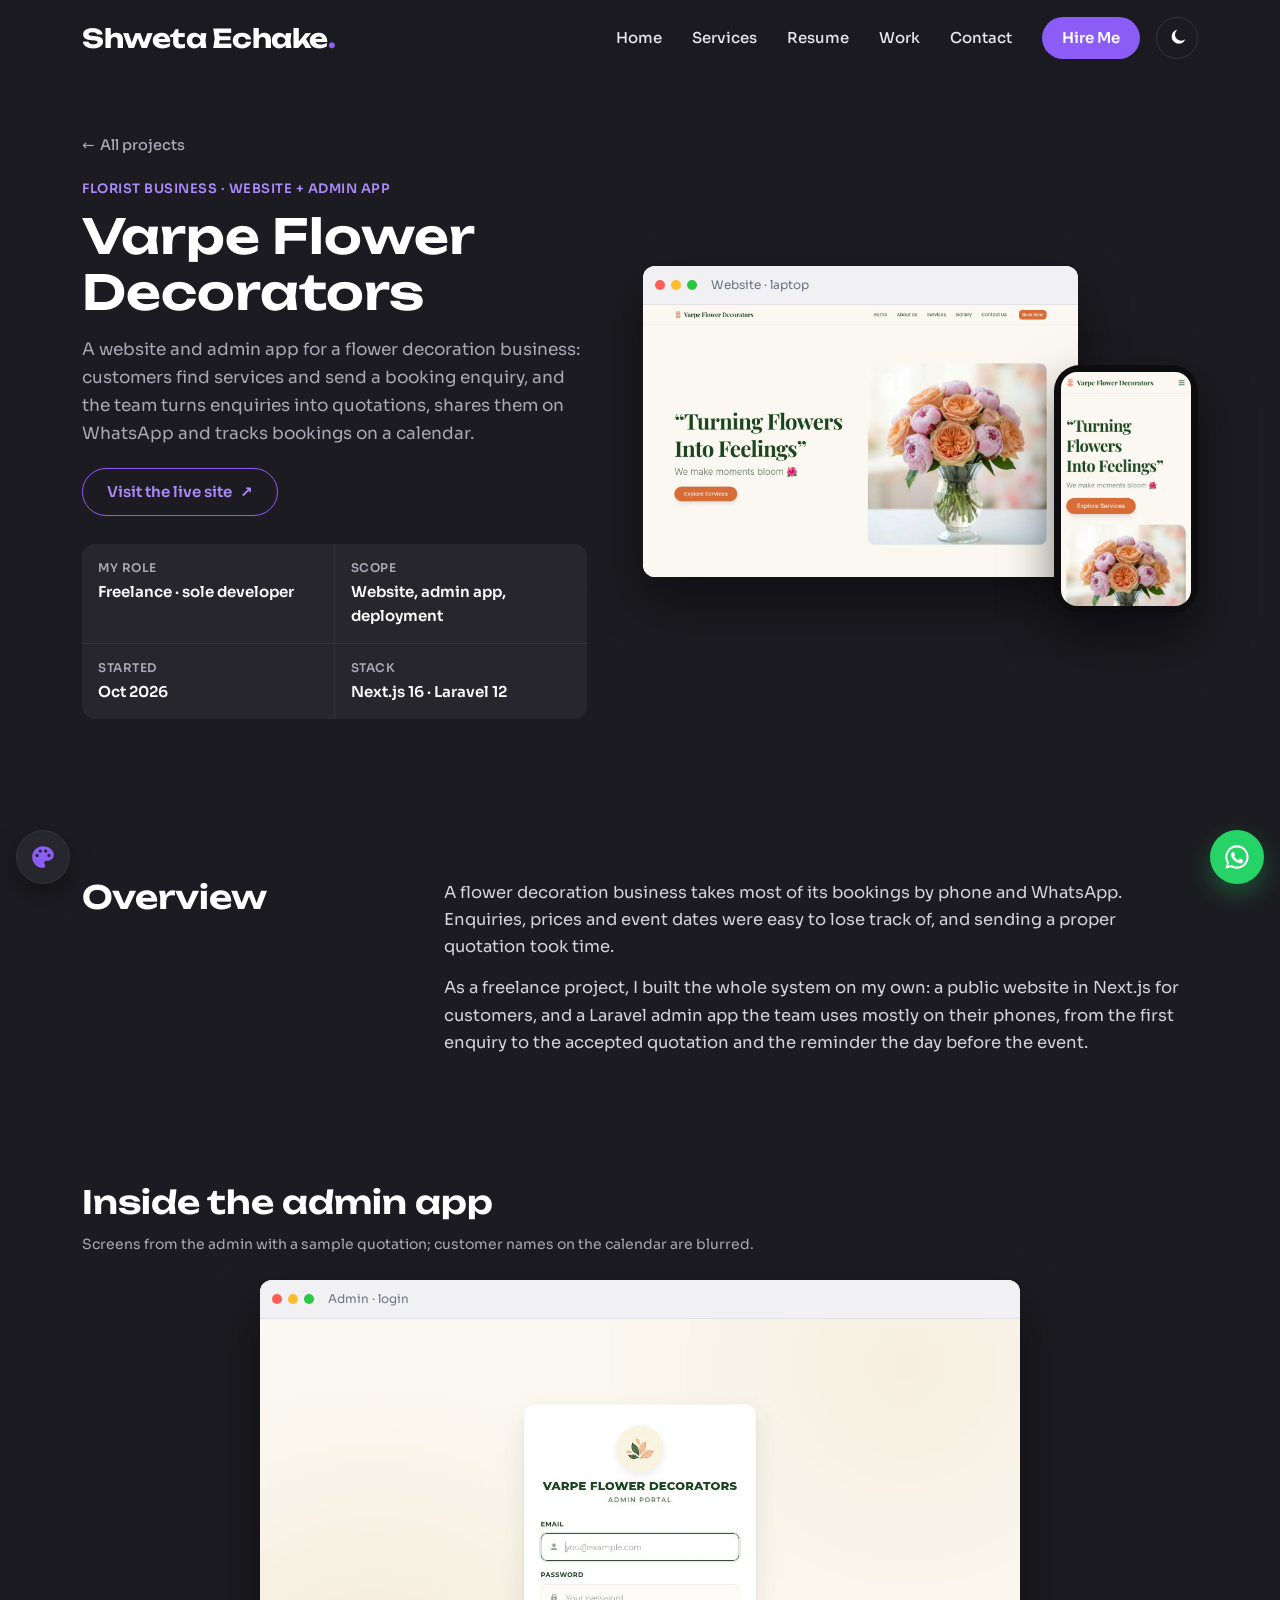
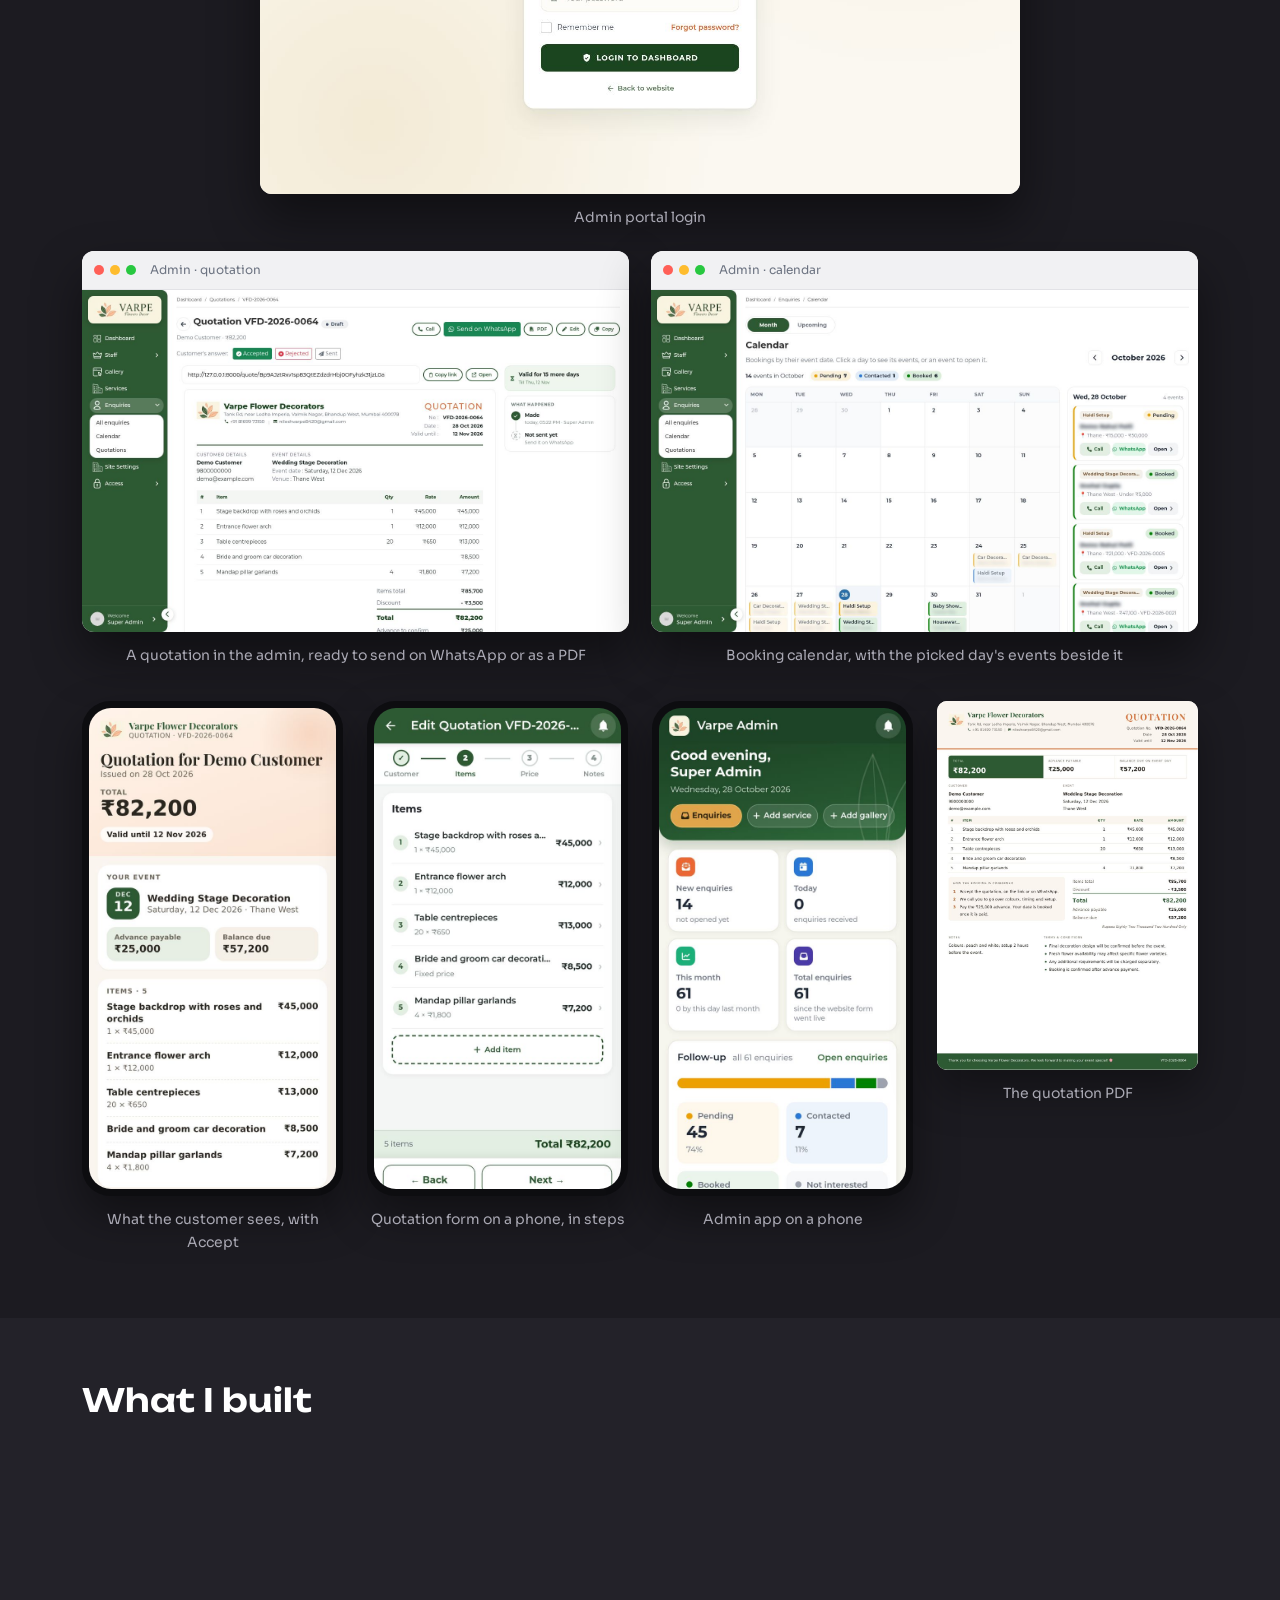
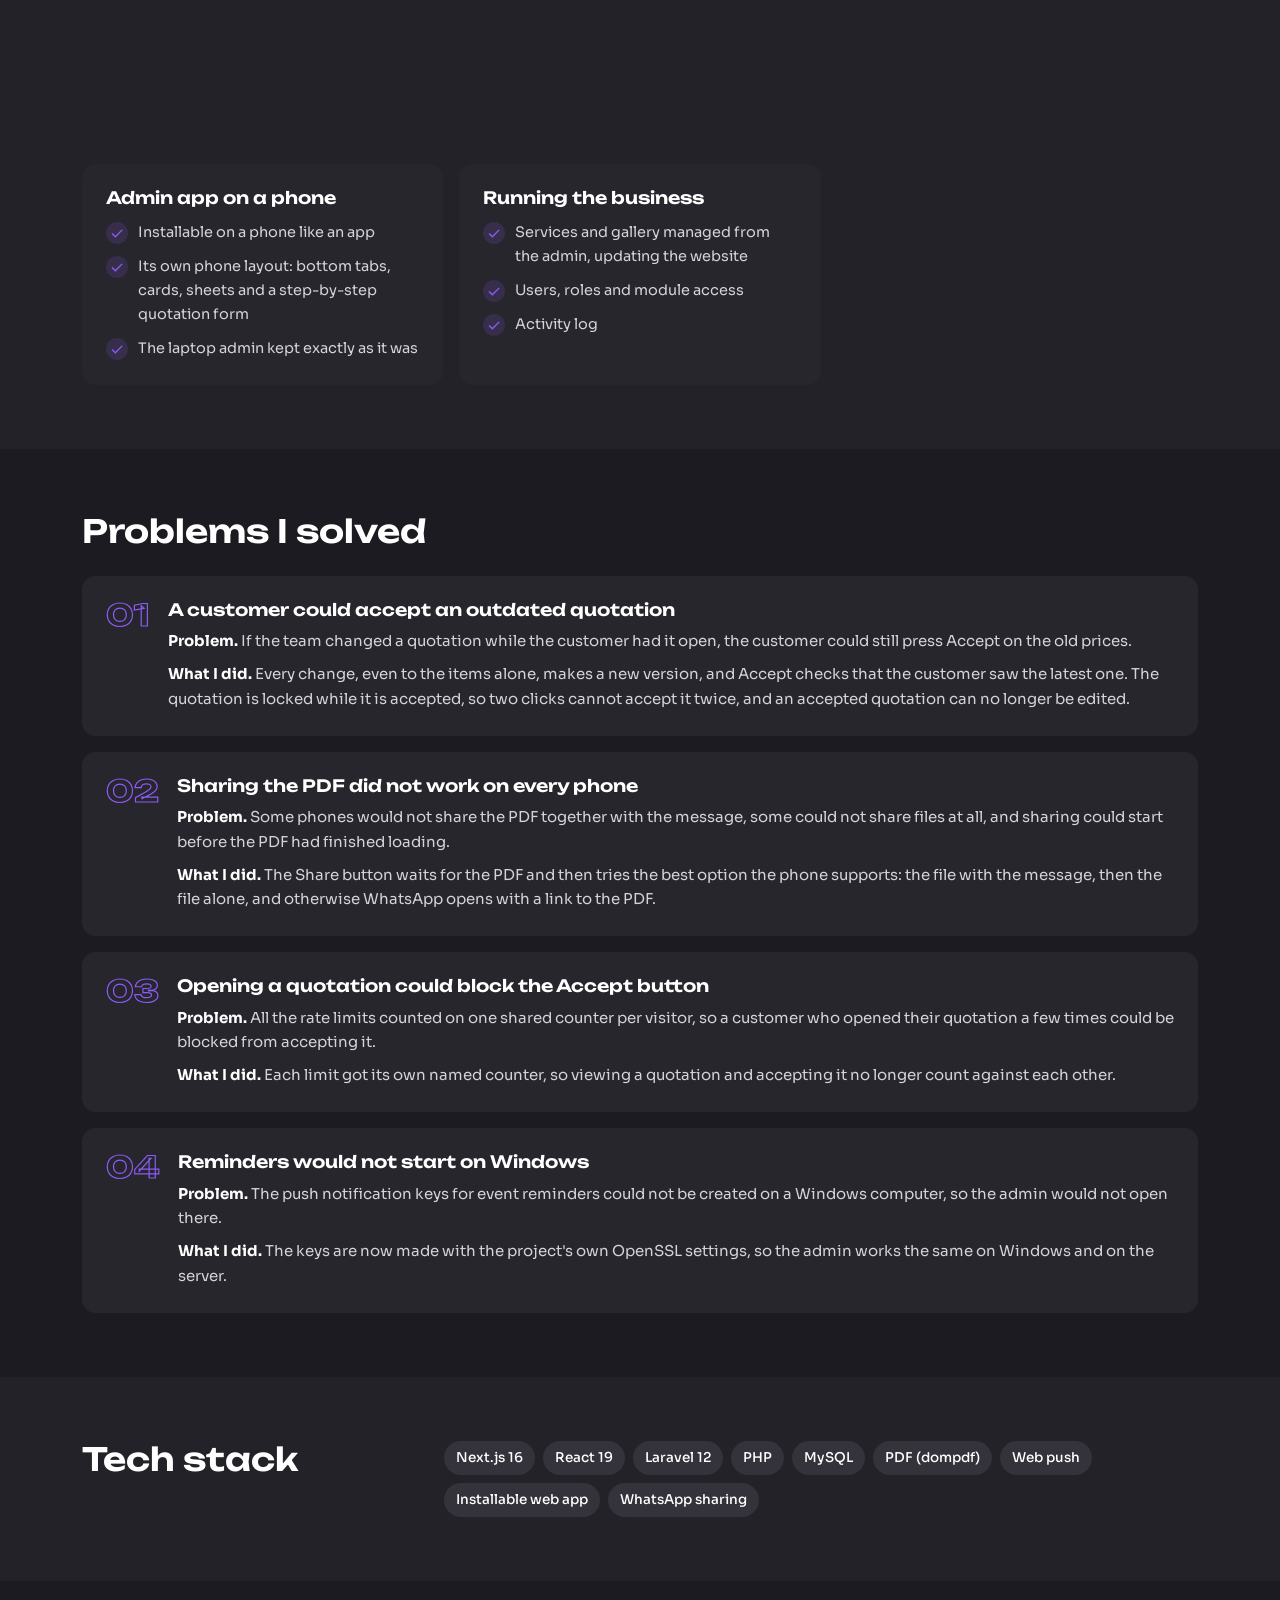
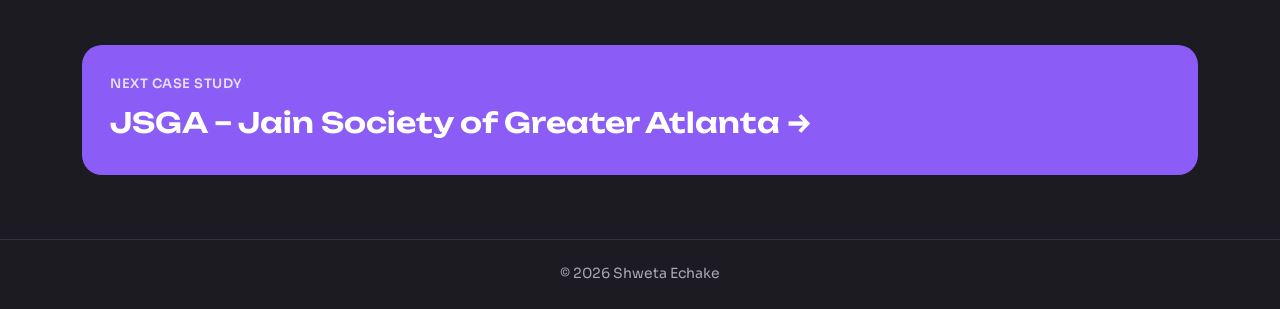
<file: varpe-flower.html>
<!doctype html>
<html lang="en">
<head>
    <meta charset="utf-8">
    <meta name="viewport" content="width=device-width, initial-scale=1">
    <title>Varpe Flower Decorators - Shweta Echake</title>
    <meta name="description" content="Case study: a website and phone-ready admin app for a flower decoration business, with quotations shared on WhatsApp, online acceptance, a booking calendar and push reminders.">
    <meta property="og:title" content="Varpe Flower Decorators - case study by Shweta Echake">
    <meta property="og:description" content="Case study: a website and phone-ready admin app for a flower decoration business, with quotations shared on WhatsApp, online acceptance, a booking calendar and push reminders.">
    <meta property="og:type" content="website">
    <meta name="theme-color" content="#1c1b21">
    <link rel="canonical" href="https://shwetaechake.github.io/varpe-flower.html">
    <meta property="og:url" content="https://shwetaechake.github.io/varpe-flower.html">
    <meta property="og:image" content="https://shwetaechake.github.io/images/og.png">
    <meta property="og:image:width" content="1200">
    <meta property="og:image:height" content="630">
    <meta property="og:image:alt" content="Shweta Echake - Senior Software Developer, PHP · Laravel · React.js · MySQL">
    <meta name="twitter:card" content="summary_large_image">
    <script type="application/ld+json">
    {"@context": "https://schema.org", "@type": "Person", "name": "Shweta Echake", "jobTitle": "Senior Software Developer",
     "url": "https://shwetaechake.github.io/", "email": "mailto:shwetaechake16@gmail.com", "address": {"@type": "PostalAddress", "addressLocality": "Mumbai", "addressCountry": "IN"},
     "worksFor": {"@type": "Organization", "name": "Datagrid Solutions"},
     "knowsAbout": ["PHP", "Laravel", "JavaScript", "React.js", "Next.js", "MySQL", "REST APIs", "Payment gateway integration"],
     "sameAs": ["https://linkedin.com/in/shweta-echake", "https://github.com/ShwetaEchake"]}
    </script>
    <link rel="icon" href="data:image/svg+xml,%3Csvg xmlns='http://www.w3.org/2000/svg' viewBox='0 0 64 64'%3E%3Crect width='64' height='64' rx='14' fill='%231c1b21'/%3E%3Ctext x='32' y='42' font-family='Arial' font-size='26' font-weight='700' fill='%238b5cf6' text-anchor='middle'%3ESE%3C/text%3E%3C/svg%3E">
    <link rel="preconnect" href="https://fonts.googleapis.com">
    <link rel="preconnect" href="https://fonts.gstatic.com" crossorigin>
    <link href="https://fonts.googleapis.com/css2?family=Unbounded:wght@500;600;700&family=Sora:wght@300;400;500;600&display=swap" rel="stylesheet">
    <link rel="stylesheet" href="styles.css?v=202610281806">
</head>
<body class="case-page">
    <header class="site-header">
        <div class="wrap nav">
            <a href="index.html#home" class="logo" aria-label="Shweta Echake - home">Shweta Echake<span>.</span></a>
            <button class="nav-toggle" aria-expanded="false" aria-controls="nav-links" aria-label="Open menu">
                <span></span><span></span><span></span>
            </button>
            <nav id="nav-links" class="nav-links">
                <a href="index.html#home">Home</a>
                <a href="index.html#services">Services</a>
                <a href="index.html#resume">Resume</a>
                <a href="index.html#work">Work</a>
                <a href="index.html#contact">Contact</a>
                <a href="index.html#contact" class="nav-cta">Hire Me</a>
            </nav>
        </div>
    </header>

    <main id="top">
        <section class="case-hero case-rose">
            <div class="wrap case-hero-grid">
                <div class="case-intro">
                    <a href="index.html#work" class="back-link"><span aria-hidden="true">←</span> All projects</a>
                    <p class="project-kicker">Florist business · Website + admin app</p>
                    <h1>Varpe Flower Decorators</h1>
                    <p class="case-lead">A website and admin app for a flower decoration business: customers find services and send a booking enquiry, and the team turns enquiries into quotations, shares them on WhatsApp and tracks bookings on a calendar.</p>
                    <a href="https://varpeflowersdecor.vercel.app/" class="btn btn-outline live-btn" target="_blank" rel="noopener">Visit the live site <span aria-hidden="true">↗</span></a>
                    <dl class="case-meta">
                    <div><dt>My role</dt><dd>Freelance · sole developer</dd></div>
                    <div><dt>Scope</dt><dd>Website, admin app, deployment</dd></div>
                    <div><dt>Started</dt><dd>Oct 2026</dd></div>
                    <div><dt>Stack</dt><dd>Next.js 16 · Laravel 12</dd></div>
                    </dl>
                </div>
                <div class="showcase" aria-label="Screenshots">
                    <figure class="browser">
                        <div class="browser-bar"><i></i><i></i><i></i><span>Website · laptop</span></div>
                        <img src="images/varpe-laptop.jpg" width="1440" height="900" alt="Varpe Flower Decorators home page on a laptop: 'Turning Flowers Into Feelings' with a bouquet photo">
                    </figure>
                    <figure class="phone">
                        <img src="images/varpe-phone.jpg" width="780" height="1688" alt="Varpe Flower Decorators home page on a phone, with Call, WhatsApp and Book Now buttons">
                    </figure>
                </div>
            </div>
        </section>

        <section class="section">
            <div class="wrap two-col">
                <h2 class="section-title">Overview</h2>
                <div class="prose reveal">
                    <p>A flower decoration business takes most of its bookings by phone and WhatsApp. Enquiries, prices and event dates were easy to lose track of, and sending a proper quotation took time.</p>
                    <p>As a freelance project, I built the whole system on my own: a public website in Next.js for customers, and a Laravel admin app the team uses mostly on their phones, from the first enquiry to the accepted quotation and the reminder the day before the event.</p>
                </div>
            </div>
        </section>

        <section class="section">
            <div class="wrap">
                <h2 class="section-title">Inside the admin app</h2>
                <p class="gallery-note">Screens from the admin with a sample quotation; customer names on the calendar are blurred.</p>
                <div class="shots-laptop">
                    <figure class="shot reveal shot-wide">
                        <div class="browser"><div class="browser-bar"><i></i><i></i><i></i><span>Admin · login</span></div><img src="images/varpe-admin-login.jpg" width="1440" height="900" loading="lazy" alt="Varpe Flower Decorators admin portal login, with email, password, Remember me and Forgot password"></div>
                        <figcaption>Admin portal login</figcaption>
                    </figure>
                    <figure class="shot reveal">
                        <div class="browser"><div class="browser-bar"><i></i><i></i><i></i><span>Admin · quotation</span></div><img src="images/varpe-admin-quotation.jpg" width="1440" height="900" loading="lazy" alt="A quotation in the admin: items, discount, total, and buttons to send it on WhatsApp, share the PDF or copy the customer link"></div>
                        <figcaption>A quotation in the admin, ready to send on WhatsApp or as a PDF</figcaption>
                    </figure>
                    <figure class="shot reveal">
                        <div class="browser"><div class="browser-bar"><i></i><i></i><i></i><span>Admin · calendar</span></div><img src="images/varpe-admin-calendar.jpg" width="1440" height="900" loading="lazy" alt="Booking calendar for October with the day's events listed beside it"></div>
                        <figcaption>Booking calendar, with the picked day's events beside it</figcaption>
                    </figure>
                </div>
                <div class="shots-phone">
                    <figure class="shot reveal"><div class="phone-frame"><img src="images/varpe-customer-quote.jpg" width="600" height="1298" loading="lazy" alt="The customer's quotation page on a phone, with the total, the event and an Accept Quotation button"></div><figcaption>What the customer sees, with Accept</figcaption></figure>
                    <figure class="shot reveal"><div class="phone-frame"><img src="images/varpe-admin-form.jpg" width="600" height="1298" loading="lazy" alt="The quotation form on a phone in steps, on the Items step with five items and the total"></div><figcaption>Quotation form on a phone, in steps</figcaption></figure>
                    <figure class="shot reveal"><div class="phone-frame"><img src="images/varpe-admin-dashboard.jpg" width="600" height="1298" loading="lazy" alt="Admin dashboard on a phone with enquiry counts and follow-up, and bottom tabs"></div><figcaption>Admin app on a phone</figcaption></figure>
                    <figure class="shot reveal"><div class="paper-frame"><img src="images/varpe-quote-pdf.jpg" width="800" height="1131" loading="lazy" alt="The quotation as a PDF with items, total, advance and balance"></div><figcaption>The quotation PDF</figcaption></figure>
                </div>
            </div>
        </section>

        <section class="section section-alt">
            <div class="wrap">
                <h2 class="section-title">What I built</h2>
                <div class="cs-grid">
                    <article class="cs-card reveal">
                        <h3>Website for customers</h3>
                        <ul class="checks">
                            <li><svg viewBox="0 0 24 24" aria-hidden="true"><path d="m9.5 16.2-4.2-4.2-1.4 1.4 5.6 5.6 11-11-1.4-1.4-9.6 9.6Z"/></svg>Home, About, Services, Gallery, Booking and Contact pages</li>
                            <li><svg viewBox="0 0 24 24" aria-hidden="true"><path d="m9.5 16.2-4.2-4.2-1.4 1.4 5.6 5.6 11-11-1.4-1.4-9.6 9.6Z"/></svg>Services and gallery pages with search</li>
                            <li><svg viewBox="0 0 24 24" aria-hidden="true"><path d="m9.5 16.2-4.2-4.2-1.4 1.4 5.6 5.6 11-11-1.4-1.4-9.6 9.6Z"/></svg>Booking enquiry and contact forms</li>
                            <li><svg viewBox="0 0 24 24" aria-hidden="true"><path d="m9.5 16.2-4.2-4.2-1.4 1.4 5.6 5.6 11-11-1.4-1.4-9.6 9.6Z"/></svg>Call, WhatsApp and Book Now always at hand on a phone</li>
                        </ul>
                    </article>
                    <article class="cs-card reveal">
                        <h3>Quotations</h3>
                        <ul class="checks">
                            <li><svg viewBox="0 0 24 24" aria-hidden="true"><path d="m9.5 16.2-4.2-4.2-1.4 1.4 5.6 5.6 11-11-1.4-1.4-9.6 9.6Z"/></svg>Quotation builder with items, discount, advance and balance</li>
                            <li><svg viewBox="0 0 24 24" aria-hidden="true"><path d="m9.5 16.2-4.2-4.2-1.4 1.4 5.6 5.6 11-11-1.4-1.4-9.6 9.6Z"/></svg>Quotation as a PDF, shared on WhatsApp</li>
                            <li><svg viewBox="0 0 24 24" aria-hidden="true"><path d="m9.5 16.2-4.2-4.2-1.4 1.4 5.6 5.6 11-11-1.4-1.4-9.6 9.6Z"/></svg>A link the customer opens on their phone to view and accept</li>
                            <li><svg viewBox="0 0 24 24" aria-hidden="true"><path d="m9.5 16.2-4.2-4.2-1.4 1.4 5.6 5.6 11-11-1.4-1.4-9.6 9.6Z"/></svg>Accepting marks the enquiry booked and emails the team</li>
                        </ul>
                    </article>
                    <article class="cs-card reveal">
                        <h3>Bookings and reminders</h3>
                        <ul class="checks">
                            <li><svg viewBox="0 0 24 24" aria-hidden="true"><path d="m9.5 16.2-4.2-4.2-1.4 1.4 5.6 5.6 11-11-1.4-1.4-9.6 9.6Z"/></svg>Booking calendar with Month and Upcoming views</li>
                            <li><svg viewBox="0 0 24 24" aria-hidden="true"><path d="m9.5 16.2-4.2-4.2-1.4 1.4 5.6 5.6 11-11-1.4-1.4-9.6 9.6Z"/></svg>Event reminders as push notifications at 7 pm and 8 am</li>
                            <li><svg viewBox="0 0 24 24" aria-hidden="true"><path d="m9.5 16.2-4.2-4.2-1.4 1.4 5.6 5.6 11-11-1.4-1.4-9.6 9.6Z"/></svg>Today and Tomorrow page with WhatsApp reminders</li>
                        </ul>
                    </article>
                    <article class="cs-card reveal">
                        <h3>Admin app on a phone</h3>
                        <ul class="checks">
                            <li><svg viewBox="0 0 24 24" aria-hidden="true"><path d="m9.5 16.2-4.2-4.2-1.4 1.4 5.6 5.6 11-11-1.4-1.4-9.6 9.6Z"/></svg>Installable on a phone like an app</li>
                            <li><svg viewBox="0 0 24 24" aria-hidden="true"><path d="m9.5 16.2-4.2-4.2-1.4 1.4 5.6 5.6 11-11-1.4-1.4-9.6 9.6Z"/></svg>Its own phone layout: bottom tabs, cards, sheets and a step-by-step quotation form</li>
                            <li><svg viewBox="0 0 24 24" aria-hidden="true"><path d="m9.5 16.2-4.2-4.2-1.4 1.4 5.6 5.6 11-11-1.4-1.4-9.6 9.6Z"/></svg>The laptop admin kept exactly as it was</li>
                        </ul>
                    </article>
                    <article class="cs-card reveal">
                        <h3>Running the business</h3>
                        <ul class="checks">
                            <li><svg viewBox="0 0 24 24" aria-hidden="true"><path d="m9.5 16.2-4.2-4.2-1.4 1.4 5.6 5.6 11-11-1.4-1.4-9.6 9.6Z"/></svg>Services and gallery managed from the admin, updating the website</li>
                            <li><svg viewBox="0 0 24 24" aria-hidden="true"><path d="m9.5 16.2-4.2-4.2-1.4 1.4 5.6 5.6 11-11-1.4-1.4-9.6 9.6Z"/></svg>Users, roles and module access</li>
                            <li><svg viewBox="0 0 24 24" aria-hidden="true"><path d="m9.5 16.2-4.2-4.2-1.4 1.4 5.6 5.6 11-11-1.4-1.4-9.6 9.6Z"/></svg>Activity log</li>
                        </ul>
                    </article>
                </div>
            </div>
        </section>

        <section class="section">
            <div class="wrap">
                <h2 class="section-title">Problems I solved</h2>
                <ol class="cs-challenges">
                    <li class="cs-challenge reveal">
                        <span class="cs-num" aria-hidden="true">01</span>
                        <div>
                            <h3>A customer could accept an outdated quotation</h3>
                            <p><b>Problem.</b> If the team changed a quotation while the customer had it open, the customer could still press Accept on the old prices.</p>
                            <p><b>What I did.</b> Every change, even to the items alone, makes a new version, and Accept checks that the customer saw the latest one. The quotation is locked while it is accepted, so two clicks cannot accept it twice, and an accepted quotation can no longer be edited.</p>
                        </div>
                    </li>
                    <li class="cs-challenge reveal">
                        <span class="cs-num" aria-hidden="true">02</span>
                        <div>
                            <h3>Sharing the PDF did not work on every phone</h3>
                            <p><b>Problem.</b> Some phones would not share the PDF together with the message, some could not share files at all, and sharing could start before the PDF had finished loading.</p>
                            <p><b>What I did.</b> The Share button waits for the PDF and then tries the best option the phone supports: the file with the message, then the file alone, and otherwise WhatsApp opens with a link to the PDF.</p>
                        </div>
                    </li>
                    <li class="cs-challenge reveal">
                        <span class="cs-num" aria-hidden="true">03</span>
                        <div>
                            <h3>Opening a quotation could block the Accept button</h3>
                            <p><b>Problem.</b> All the rate limits counted on one shared counter per visitor, so a customer who opened their quotation a few times could be blocked from accepting it.</p>
                            <p><b>What I did.</b> Each limit got its own named counter, so viewing a quotation and accepting it no longer count against each other.</p>
                        </div>
                    </li>
                    <li class="cs-challenge reveal">
                        <span class="cs-num" aria-hidden="true">04</span>
                        <div>
                            <h3>Reminders would not start on Windows</h3>
                            <p><b>Problem.</b> The push notification keys for event reminders could not be created on a Windows computer, so the admin would not open there.</p>
                            <p><b>What I did.</b> The keys are now made with the project's own OpenSSL settings, so the admin works the same on Windows and on the server.</p>
                        </div>
                    </li>
                </ol>
            </div>
        </section>

        <section class="section section-alt">
            <div class="wrap two-col">
                <h2 class="section-title">Tech stack</h2>
                <ul class="tags reveal"><li>Next.js 16</li><li>React 19</li><li>Laravel 12</li><li>PHP</li><li>MySQL</li><li>PDF (dompdf)</li><li>Web push</li><li>Installable web app</li><li>WhatsApp sharing</li></ul>
            </div>
        </section>

        <section class="section">
            <div class="wrap">
                <a href="jsga.html" class="next-project reveal">
                    <span class="next-label">Next case study</span>
                    <span class="next-title">JSGA – Jain Society of Greater Atlanta <span aria-hidden="true">→</span></span>
                </a>
            </div>
        </section>
    </main>

    <footer class="site-footer">
        <div class="wrap footer-row">
            <p>© <span id="year">2026</span> Shweta Echake</p>
        </div>
    </footer>

    <a href="https://wa.me/918169520690" class="wa-float" target="_blank" rel="noopener" aria-label="Chat on WhatsApp">
        <svg viewBox="0 0 24 24" aria-hidden="true"><path d="M12 2a10 10 0 0 0-8.6 15.1L2 22l5-1.3A10 10 0 1 0 12 2Zm0 18.2c-1.5 0-3-.4-4.3-1.2l-.3-.2-3 .8.8-2.9-.2-.3A8.2 8.2 0 1 1 12 20.2Zm4.5-6.1c-.2-.1-1.5-.7-1.7-.8-.2-.1-.4-.1-.6.1l-.8 1c-.1.2-.3.2-.5.1a6.7 6.7 0 0 1-3.3-2.9c-.3-.4.2-.4.7-1.3.1-.2 0-.3 0-.4l-.8-1.8c-.2-.5-.4-.4-.6-.4h-.5a1 1 0 0 0-.7.3 3 3 0 0 0-.9 2.2c0 1.3.9 2.5 1.1 2.7.1.2 1.8 2.8 4.4 3.9 1.6.7 2.3.8 3.1.6.5-.1 1.5-.6 1.7-1.2.2-.6.2-1.1.2-1.2-.1-.1-.3-.2-.5-.3Z"/></svg>
    </a>

    <script src="script.js?v=202610281806"></script>
</body>
</html>
</file>
<file: styles.css>
:root {
    --bg: #1c1b21;
    --bg-2: #232229;
    --card: #27262d;
    --line: #34333b;
    --soft: #e7e6ee;      /* lighter body text */
    --body: #d4d3dc;      /* paragraph text on cards */
    --chip: #34333b;      /* tag background */
    --hover: #302f37;
    --stroke: #fff;       /* outlined numbers, SE */
    --header-bg: rgba(28, 27, 33, .88);
    --art-from: #2b2a31;
    --art-to: #1f1e24;
    --text: #ffffff;
    --muted: #a9a8b3;
    --accent: #8b5cf6;
    --accent-2: color-mix(in srgb, var(--accent) 82%, #fff);
    /* Small text in the accent: a lighter shade, so it stays easy to read on the dark background */
    --accent-text: color-mix(in srgb, var(--accent) 72%, #fff);
    /* Text on an accent background: white, or dark for a light accent (set by script.js) */
    --on-accent: #fff;
    --radius: 14px;
    --wrap: 1180px;
    --display: "Unbounded", "Sora", system-ui, sans-serif;
}

* { box-sizing: border-box; }
html { scroll-behavior: smooth; scroll-padding-top: 90px; }
body {
    margin: 0; background: var(--bg); color: var(--text);
    font-family: "Sora", system-ui, -apple-system, "Segoe UI", Roboto, sans-serif;
    font-size: 16px; line-height: 1.65; -webkit-font-smoothing: antialiased;
}
h1, h2, h3 { margin: 0; line-height: 1.15; font-family: var(--display); font-weight: 600; }
p { margin: 0; }
a { color: inherit; }
ul, ol, dl, dd { margin: 0; padding: 0; }
figure { margin: 0; }
.wrap { width: 100%; max-width: var(--wrap); margin: 0 auto; padding: 0 16px; }
@media (min-width: 768px) { .wrap { padding: 0 32px; } }
.muted { color: var(--muted); }

/* ---------- Header ---------- */
.site-header { position: sticky; top: 0; z-index: 20; background: var(--header-bg); backdrop-filter: blur(10px); }
.site-header.is-scrolled { box-shadow: 0 1px 0 var(--line); }
.nav { display: flex; align-items: center; justify-content: space-between; height: 76px; }
.logo { font-family: var(--display); font-size: 26px; font-weight: 700; text-decoration: none; letter-spacing: -.5px; }
.logo span { color: var(--accent); }
.nav-links { display: flex; align-items: center; gap: 30px; }
.nav-links a { position: relative; font-size: 15px; font-weight: 500; text-decoration: none; color: var(--soft); }
.nav-links a:hover, .nav-links a.is-active { color: var(--accent-text); }
.nav-links a.is-active:not(.nav-cta)::after { content: ""; position: absolute; left: 0; right: 0; bottom: -6px; height: 2px; border-radius: 2px; background: var(--accent); }
.nav-links .nav-cta { padding: 9px 20px; border-radius: 999px; background: var(--accent); color: var(--on-accent); font-weight: 600; }
.nav-links .nav-cta:hover, .nav-links .nav-cta.is-active { background: var(--accent-2); color: var(--on-accent); }
.nav-toggle { display: none; }
@media (max-width: 767px) {
    .nav { height: 64px; }
    .logo { font-size: 22px; }
    .nav-toggle { display: flex; flex-direction: column; justify-content: center; gap: 5px; width: 44px; height: 44px; padding: 0 11px; border: 0; background: none; cursor: pointer; }
    .nav-toggle span { display: block; height: 2px; border-radius: 2px; background: var(--text); transition: transform .2s, opacity .2s; }
    .nav-toggle[aria-expanded="true"] span:nth-child(1) { transform: translateY(7px) rotate(45deg); }
    .nav-toggle[aria-expanded="true"] span:nth-child(2) { opacity: 0; }
    .nav-toggle[aria-expanded="true"] span:nth-child(3) { transform: translateY(-7px) rotate(-45deg); }
    .nav-links { position: absolute; top: 64px; left: 0; right: 0; display: none; flex-direction: column; align-items: stretch; gap: 0; padding: 8px 16px 18px; background: var(--bg-2); border-bottom: 1px solid var(--line); }
    .nav-links.is-open { display: flex; }
    .nav-links a { padding: 13px 4px; font-size: 16px; border-bottom: 1px solid var(--line); }
    .nav-links a.is-active::after { display: none; }
    .nav-links .nav-cta { margin-top: 14px; border: 0; text-align: center; }
}

/* ---------- Buttons ---------- */
.btn {
    display: inline-flex; align-items: center; justify-content: center; gap: 8px; min-height: 48px; padding: 0 24px;
    border-radius: 999px; font-size: 15px; font-weight: 600; text-decoration: none; transition: background .15s, color .15s, border-color .15s;
}
.btn svg { width: 18px; height: 18px; fill: currentColor; }
.btn-outline { border: 1.5px solid var(--accent); color: var(--accent-text); }
.btn-outline:hover { background: var(--accent); color: var(--on-accent); }
.btn-fill { background: var(--accent); color: var(--on-accent); }
.btn-fill:hover { background: var(--accent-2); }

.socials { list-style: none; display: flex; gap: 10px; }
.socials a { display: grid; place-items: center; width: 44px; height: 44px; border-radius: 50%; border: 1.5px solid var(--accent); color: var(--accent-text); transition: background .15s, color .15s; }
.socials a:hover { background: var(--accent); color: var(--on-accent); }
.socials svg { width: 18px; height: 18px; fill: currentColor; }

/* ---------- Tabs ---------- */
[data-tab][hidden] { display: none !important; }
.tab-in { animation: tab-in .4s ease; }
@keyframes tab-in { from { opacity: 0; transform: translateY(10px); } }
.section { padding: 56px 0 88px; min-height: calc(100vh - 76px - 90px); }
.title { font-size: clamp(26px, 4vw, 36px); }

/* ---------- Home ---------- */
.hero { padding: 36px 0 0; overflow: hidden; }
.hero-grid { display: grid; gap: 40px; align-items: center; }
@media (min-width: 960px) { .hero { padding-top: 56px; } .hero-grid { grid-template-columns: 1.2fr 1fr; gap: 48px; } }
.hero-role { font-size: 17px; color: var(--soft); }
.hero h1 { margin-top: 10px; font-size: clamp(30px, 8.4vw, 64px); font-weight: 600; letter-spacing: -1px; }
.hero h1 span { color: var(--accent); white-space: nowrap; }
.hero-line { margin-top: 16px; font-size: clamp(17px, 2.4vw, 21px); color: var(--soft); }
.rotator { color: var(--accent-text); font-weight: 600; white-space: nowrap; }
.rotator-word { display: inline-block; transition: opacity .3s, transform .3s; }
.rotator-word.is-out { opacity: 0; transform: translateY(8px); }
.lead { margin-top: 14px; max-width: 520px; color: var(--muted); }
.hero-actions { display: flex; flex-wrap: wrap; align-items: center; gap: 18px; margin-top: 30px; }

.hero-art { position: relative; justify-self: center; width: min(78vw, 380px); aspect-ratio: 1; }
.monogram {
    position: absolute; inset: 8%; display: grid; place-content: center; justify-items: center; gap: 6px; border-radius: 50%;
    background: radial-gradient(circle at 35% 30%, color-mix(in srgb, var(--accent) 18%, var(--bg)) 0%, var(--bg-2) 55%, var(--bg) 100%);
    box-shadow: inset 0 0 60px color-mix(in srgb, var(--accent) 18%, transparent), 0 0 80px color-mix(in srgb, var(--accent) 12%, transparent);
}
.mono-text { font-family: var(--display); font-size: clamp(72px, 16vw, 128px); font-weight: 700; line-height: 1; background: linear-gradient(135deg, var(--stroke) 30%, var(--accent)); -webkit-background-clip: text; background-clip: text; color: transparent; }
.mono-sub { font: 500 15px/1 ui-monospace, Menlo, Consolas, monospace; color: var(--accent-text); letter-spacing: .5px; }
@keyframes spin { to { transform: rotate(360deg); } }

.stats { list-style: none; display: grid; grid-template-columns: 1fr 1fr; gap: 22px 16px; margin-top: 44px; padding-top: 30px; padding-bottom: 34px; }
@media (min-width: 768px) { .stats { grid-template-columns: repeat(4, 1fr); margin-top: 56px; } }
.stats li { display: flex; align-items: center; gap: 12px; }
.stats b { font-family: var(--display); font-size: clamp(36px, 5vw, 52px); font-weight: 700; line-height: 1; }
.stats span { font-size: 14px; line-height: 1.35; color: var(--muted); }

.marquee { overflow: hidden; padding: 16px 0; background: var(--bg-2); border-top: 1px solid var(--line); border-bottom: 1px solid var(--line); }
.marquee-track { display: flex; width: max-content; animation: marquee 38s linear infinite; }
.marquee:hover .marquee-track { animation-play-state: paused; }
.marquee ul { list-style: none; display: flex; flex-shrink: 0; gap: 12px; padding-right: 12px; }
.marquee li {
    display: flex; align-items: center; gap: 9px; padding: 7px 16px 7px 12px; border-radius: 999px;
    background: color-mix(in srgb, var(--c, #c9d6e8) 16%, transparent); border: 1px solid color-mix(in srgb, var(--c, #c9d6e8) 45%, transparent);
    font-size: 14.5px; font-weight: 600; white-space: nowrap;
}
.marquee li::before { content: ""; width: 9px; height: 9px; border-radius: 50%; background: var(--c, #c9d6e8); box-shadow: 0 0 10px var(--c, #c9d6e8); }
@keyframes marquee { to { transform: translateX(-50%); } }

/* ---------- Resume ---------- */
.resume-grid { display: grid; gap: 36px; }
@media (min-width: 960px) { .resume-grid { grid-template-columns: 290px 1fr; gap: 56px; } }
.resume-side .muted { margin-top: 14px; font-size: 15px; }
.resume-tabs { display: grid; gap: 12px; margin-top: 26px; }
@media (max-width: 959px) { .resume-tabs { grid-template-columns: 1fr 1fr; } }
.resume-tabs a { padding: 13px 18px; border-radius: 10px; background: var(--card); font-weight: 600; font-size: 15px; text-decoration: none; transition: background .15s; }
.resume-tabs a:hover { background: var(--hover); }
.resume-tabs a.is-active { background: var(--accent); color: var(--on-accent); }
.resume-side { align-self: start; }
@media (min-width: 960px) { .resume-side { position: sticky; top: 100px; } }
.panel > .muted { margin: 12px 0 26px; max-width: 620px; }
.js-tabs .panel[hidden] { display: none; }

.xp-grid { display: grid; gap: 16px; }
@media (min-width: 760px) { .xp-grid { grid-template-columns: 1fr 1fr; } }
.xp-card { display: flex; flex-direction: column; padding: 24px; border-radius: var(--radius); background: var(--card); border: 1px solid transparent; transition: border-color .15s; }
.xp-card:hover { border-color: var(--line); }
.xp-card.is-current { border-color: color-mix(in srgb, var(--accent) 45%, transparent); }
.when { font-size: 14px; font-weight: 600; color: var(--accent-text); }
.xp-dur { color: var(--muted); font-weight: 500; }
.xp-dur:not(:empty)::before { content: "· "; }
.xp-card h3 { margin-top: 8px; font-size: 21px; }
.where { display: flex; align-items: center; flex-wrap: wrap; gap: 8px; margin-top: 8px; font-size: 14.5px; color: var(--muted); }
.where i { width: 7px; height: 7px; border-radius: 50%; background: var(--accent); }
.now { padding: 1px 9px; border-radius: 999px; background: rgba(34, 197, 94, .15); color: #4ade80; font-size: 12px; font-weight: 600; }
.points { margin-top: 14px; padding-left: 18px; font-size: 14.5px; color: var(--body); }
.points li + li { margin-top: 6px; }
.points li::marker { color: var(--accent); }
.js .points .more { display: none; }
.js .xp-card.is-open .points .more { display: list-item; }
.more-btn { align-self: flex-start; margin-top: 12px; padding: 0; border: 0; background: none; color: var(--accent-text); font: inherit; font-size: 14.5px; font-weight: 600; cursor: pointer; }
html:not(.js) .more-btn { display: none; }

.tech-grid { list-style: none; display: grid; grid-template-columns: 1fr 1fr; gap: 12px; }
@media (min-width: 720px) { .tech-grid { grid-template-columns: repeat(3, 1fr); gap: 16px; } }
.tech { display: flex; flex-direction: column; gap: 4px; padding: 20px; border-radius: var(--radius); background: var(--card); transition: transform .15s; }
.tech:hover { transform: translateY(-3px); }
.tech b { margin-top: 10px; font-size: 16px; }
.tech small { font-size: 13px; color: var(--muted); }
.tech-mono { display: grid; place-items: center; width: 48px; height: 48px; border-radius: 12px; font: 700 15px/1 ui-monospace, Menlo, Consolas, monospace; color: #fff; }
.m-php { background: #777bb3; font-style: italic; }
.m-laravel { background: #f05340; font-size: 22px; font-family: var(--display); }
.m-js { background: #f7df1e; color: #222; align-content: end; justify-items: end; padding: 0 6px 5px 0; }
.m-react { background: #20232a; color: #61dafb; font-size: 26px; border: 1px solid #3a3d46; }
.m-next { background: #000; font-size: 22px; border: 1px solid #3a3d46; }
.m-mysql { background: #00758f; font-size: 13px; }
.skill-cols { display: grid; gap: 16px; margin-top: 16px; }
@media (min-width: 860px) { .skill-cols { grid-template-columns: repeat(3, 1fr); } }
.skill-box { padding: 22px; border-radius: var(--radius); background: var(--card); }
.skill-box h3 { margin-bottom: 14px; font-size: 15px; font-family: inherit; color: var(--muted); }
.tags { list-style: none; display: flex; flex-wrap: wrap; gap: 8px; }
.tags li { padding: 6px 12px; border-radius: 999px; background: var(--chip); font-size: 13.5px; font-weight: 500; }

.about-text { margin-top: 18px; max-width: 760px; color: var(--body); }
.about-text p + p { margin-top: 14px; }
.info-grid { display: grid; gap: 14px 24px; margin-top: 30px; max-width: 760px; }
@media (min-width: 640px) { .info-grid { grid-template-columns: 1fr 1fr; } }
.info-grid div { display: flex; gap: 12px; align-items: baseline; }
.info-grid dt { min-width: 92px; color: var(--muted); font-size: 14.5px; }
.info-grid dd { font-weight: 500; overflow-wrap: anywhere; }
.info-grid a { text-decoration: none; }
.info-grid a:hover { color: var(--accent-text); }

/* ---------- Work: one project at a time ---------- */
.slider { position: relative; }
.slide { display: grid; gap: 32px; align-items: center; }
@media (min-width: 960px) { .slide { grid-template-columns: 1fr 1.15fr; gap: 56px; min-height: 470px; } }
.js-slider .slide:not(.is-active) { display: none; }
.js-slider .slide.is-active { animation: tab-in .4s ease; }
html:not(.js) .slide + .slide { margin-top: 64px; }
.slide-num { font-family: var(--display); font-size: clamp(56px, 9vw, 88px); font-weight: 700; line-height: 1; color: transparent; -webkit-text-stroke: 1.5px var(--stroke); }
.slide h2 { margin-top: 14px; font-size: clamp(24px, 3.4vw, 36px); }
.slide-copy > p:not(.slide-num):not(.built) { margin-top: 14px; color: var(--muted); }
.built { margin-top: 10px; font-size: 14px; color: var(--accent-text); font-weight: 500; }
.slide-copy .tags { margin-top: 18px; padding-bottom: 22px; border-bottom: 1px solid var(--line); }
.slide-links { display: flex; align-items: center; gap: 14px; margin-top: 20px; }
.round-link { display: grid; place-items: center; width: 52px; height: 52px; border-radius: 50%; background: var(--card); transition: background .15s; }
.round-link:hover { background: var(--accent); }
.round-link:hover svg { fill: var(--on-accent); }
.round-link svg { width: 22px; height: 22px; fill: var(--text); }
.text-link { font-weight: 600; text-decoration: none; }
.text-link:hover { color: var(--accent-text); }
.slide-media { overflow: hidden; border-radius: 16px; background: var(--card); box-shadow: 0 24px 60px rgba(0, 0, 0, .4); }
.slide-media img { display: block; width: 100%; height: auto; }
.slide-art {
    display: grid; place-content: center; justify-items: center; gap: 18px; aspect-ratio: 16 / 10;
    background: radial-gradient(circle at 70% 20%, color-mix(in srgb, var(--accent) 28%, transparent), transparent 60%), linear-gradient(135deg, var(--art-from), var(--art-to));
}
.slide-art svg { width: 96px; height: 96px; fill: var(--accent); }
.slide-art span { font-family: var(--display); font-size: clamp(14px, 1.8vw, 18px); color: var(--soft); text-align: center; padding: 0 16px; }
.slider-nav { display: flex; align-items: center; justify-content: flex-end; gap: 10px; margin-top: 28px; }
html:not(.js) .slider-nav { display: none; }
.slider-count { margin-right: auto; font-family: var(--display); font-size: 15px; color: var(--muted); }
.slider-btn { display: grid; place-items: center; width: 48px; height: 48px; border: 0; border-radius: 10px; background: var(--accent); cursor: pointer; transition: background .15s; }
.slider-btn:hover { background: var(--accent-2); }
.slider-btn svg { width: 22px; height: 22px; fill: var(--on-accent); }

/* ---------- Contact ---------- */
.contact-grid { display: grid; gap: 32px; align-items: start; }
@media (min-width: 960px) { .contact-grid { grid-template-columns: 1.1fr 1fr; gap: 56px; } }
.contact-box { padding: 32px 26px; border-radius: 18px; background: var(--card); }
@media (min-width: 768px) { .contact-box { padding: 44px 40px; } }
.contact-box h2 { font-size: clamp(28px, 4.4vw, 44px); color: var(--accent); }
.contact-box p { margin-top: 14px; color: var(--muted); }
.contact-actions { display: flex; flex-wrap: wrap; gap: 12px; margin-top: 28px; }
.contact-list { list-style: none; }
.contact-list li { display: flex; align-items: center; gap: 16px; padding: 18px 0; border-bottom: 1px solid var(--line); }
.contact-list li:first-child { padding-top: 0; }
.ci { display: grid; place-items: center; flex-shrink: 0; width: 52px; height: 52px; border-radius: 12px; background: var(--card); }
.ci svg { width: 22px; height: 22px; fill: var(--accent); }
.contact-list small { display: block; font-size: 13px; color: var(--muted); }
.contact-list a, .contact-list span:not(.ci) { font-weight: 500; text-decoration: none; overflow-wrap: anywhere; }
.contact-list a:hover { color: var(--accent-text); }

/* ---------- Services ---------- */
.svc-intro { margin: 12px 0 30px; }
.svc-grid { display: grid; gap: 16px; }
@media (min-width: 760px) { .svc-grid { grid-template-columns: 1fr 1fr; } }
@media (min-width: 1100px) { .svc-grid { grid-template-columns: repeat(3, 1fr); } }
.svc {
    display: flex; flex-direction: column; gap: 12px; padding: 28px 26px; border-radius: var(--radius);
    background: var(--card); border: 1px solid transparent; text-decoration: none; transition: border-color .2s, transform .2s;
}
.svc:hover { border-color: color-mix(in srgb, var(--accent) 50%, transparent); transform: translateY(-3px); }
.svc-top { display: flex; align-items: center; justify-content: space-between; }
.svc-num { font-family: var(--display); font-size: 46px; font-weight: 700; line-height: 1; color: transparent; -webkit-text-stroke: 1.3px var(--stroke); transition: -webkit-text-stroke-color .2s; }
.svc:hover .svc-num { -webkit-text-stroke-color: var(--accent); }
.svc-arrow { display: grid; place-items: center; width: 48px; height: 48px; border-radius: 50%; background: var(--text); transition: background .2s, transform .2s; }
.svc-arrow svg { width: 22px; height: 22px; fill: var(--bg); }
.svc:hover .svc-arrow { background: var(--accent); transform: rotate(45deg); }
.svc:hover .svc-arrow svg { fill: var(--on-accent); }
.svc h3 { margin-top: 6px; font-size: 20px; }
.svc:hover h3 { color: var(--accent-text); }
.svc p { font-size: 14.5px; color: var(--muted); }

/* ---------- Footer, WhatsApp ---------- */
.site-footer { border-top: 1px solid var(--line); }
.footer-row { display: flex; justify-content: center; padding-top: 22px; padding-bottom: 24px; text-align: center; }
.footer-row .logo { font-size: 22px; }
.footer-links { display: flex; flex-wrap: wrap; gap: 22px; }
.footer-links a { color: var(--muted); text-decoration: none; font-size: 15px; }
.footer-links a:hover { color: var(--accent-text); }
.footer-row p { color: var(--muted); font-size: 14px; }

.wa-float {
    position: fixed; right: 16px; bottom: 16px; z-index: 19; display: grid; place-items: center; width: 54px; height: 54px;
    border-radius: 50%; background: #25d366; color: #fff; box-shadow: 0 10px 24px rgba(37, 211, 102, .3);
}
.wa-float svg { width: 28px; height: 28px; fill: currentColor; }
/* Phone: room for the WhatsApp button, so it never sits on top of a link or the footer */
@media (max-width: 767px) {
    .contact-list li { padding-right: 64px; }
}

/* 404 page */
.not-found { display: grid; place-content: center; justify-items: center; gap: 14px; min-height: calc(100vh - 76px - 90px); padding: 48px 16px; text-align: center; }
.not-found .big { font-family: var(--display); font-size: clamp(96px, 22vw, 200px); font-weight: 700; line-height: 1; color: transparent; -webkit-text-stroke: 2px var(--accent); }
.not-found h1 { font-size: clamp(22px, 4vw, 32px); }
.not-found p { max-width: 420px; color: var(--muted); }
.not-found .btn { margin-top: 12px; }

/* ---------- Case study pages ---------- */
.case-hero { padding: 36px 0 72px; }
@media (min-width: 960px) { .case-hero { padding: 56px 0 96px; } }
.case-hero-grid { display: grid; gap: 44px; align-items: center; }
@media (min-width: 960px) { .case-hero-grid { grid-template-columns: 1fr 1.1fr; gap: 56px; } }
.back-link { display: inline-flex; gap: 6px; margin-bottom: 20px; color: var(--muted); font-size: 14.5px; font-weight: 500; text-decoration: none; }
.back-link:hover { color: var(--accent-text); }
.project-kicker { font-size: 13px; font-weight: 600; letter-spacing: .5px; text-transform: uppercase; color: var(--accent-text); }
.case-hero h1 { margin-top: 10px; font-size: clamp(30px, 5vw, 48px); }
.case-lead { margin-top: 16px; font-size: 17px; color: var(--muted); }
.case-meta { display: grid; grid-template-columns: 1fr 1fr; gap: 1px; margin-top: 28px; border-radius: 14px; overflow: hidden; background: var(--line); }
.case-meta div { padding: 14px 16px; background: var(--card); }
.case-meta dt { font-size: 12px; font-weight: 600; letter-spacing: .5px; text-transform: uppercase; color: var(--muted); }
.case-meta dd { margin-top: 2px; font-weight: 600; font-size: 15px; }
.case-hero .showcase { position: relative; padding: 0 22% 8px 0; }
@media (min-width: 900px) { .case-hero .showcase { padding-right: 120px; } }
.browser { overflow: hidden; border-radius: 12px; background: #fff; box-shadow: 0 24px 50px rgba(0, 0, 0, .45); }
.browser-bar { display: flex; align-items: center; gap: 6px; padding: 9px 12px; background: #f1f1f3; border-bottom: 1px solid #e2e2e6; }
.browser-bar i { width: 10px; height: 10px; border-radius: 50%; background: #ff5f57; }
.browser-bar i:nth-child(2) { background: #febc2e; }
.browser-bar i:nth-child(3) { background: #28c840; }
.browser-bar span { margin-left: 8px; font-size: 12px; color: #6b7280; }
.browser img { display: block; width: 100%; height: auto; }
.phone { position: absolute; right: 8px; bottom: -18px; width: 30%; max-width: 150px; padding: 6px; border-radius: 22px; background: #0d0d10; box-shadow: 0 24px 50px rgba(0, 0, 0, .5); }
@media (min-width: 900px) { .phone { right: 0; bottom: -28px; width: 26%; max-width: 210px; padding: 7px; border-radius: 26px; } }
.phone img { display: block; width: 100%; height: auto; aspect-ratio: 390 / 700; object-fit: cover; object-position: top; border-radius: 16px; }
.two-col { display: grid; gap: 14px; }
@media (min-width: 960px) { .two-col { grid-template-columns: 1fr 2.4fr; gap: 48px; } }
.section-title { font-size: clamp(24px, 3.6vw, 32px); margin-bottom: 26px; }
.two-col .section-title { margin-bottom: 0; }
.section-alt { background: var(--bg-2); }
.prose p { color: var(--body); font-size: 16.5px; }
.prose p + p { margin-top: 14px; }
.cs-grid { display: grid; gap: 16px; }
@media (min-width: 720px) { .cs-grid { grid-template-columns: 1fr 1fr; } }
@media (min-width: 1000px) { .cs-grid { grid-template-columns: repeat(3, 1fr); } }
.cs-card { padding: 24px; border-radius: var(--radius); background: var(--card); }
.cs-card h3 { margin-bottom: 14px; font-size: 17px; }
.checks { list-style: none; display: grid; gap: 10px; }
.checks li { display: flex; align-items: flex-start; gap: 10px; font-size: 14.5px; color: var(--body); }
.checks svg { flex-shrink: 0; width: 22px; height: 22px; margin-top: 1px; padding: 3px; border-radius: 50%; background: color-mix(in srgb, var(--accent) 15%, transparent); fill: var(--accent); }
.cs-challenges { list-style: none; display: grid; gap: 16px; }
.cs-challenge { display: grid; grid-template-columns: auto 1fr; gap: 18px; padding: 24px; border-radius: var(--radius); background: var(--card); }
.cs-num { font-family: var(--display); font-size: 30px; font-weight: 700; line-height: 1; color: transparent; -webkit-text-stroke: 1.2px var(--accent); }
.cs-challenge h3 { margin-bottom: 10px; font-size: 17px; }
.cs-challenge p { color: var(--body); font-size: 15px; }
.cs-challenge p + p { margin-top: 8px; }
.cs-challenge b { color: var(--text); }
.case-page .section { min-height: 0; padding: 64px 0; }
.next-project { display: flex; flex-direction: column; gap: 6px; padding: 28px; border-radius: 20px; background: var(--accent); color: var(--on-accent); text-decoration: none; transition: transform .15s; }
.next-project:hover { transform: translateY(-2px); }
.next-label { font-size: 13px; font-weight: 600; letter-spacing: .5px; text-transform: uppercase; opacity: .8; }
.next-title { font-family: var(--display); font-size: clamp(20px, 3.2vw, 28px); font-weight: 600; }

/* Sections slide in on case study pages */
.js .reveal { opacity: 0; transform: translateY(16px); transition: opacity .6s ease, transform .6s ease; }
.js .reveal.is-in { opacity: 1; transform: none; }

@media (prefers-reduced-motion: reduce) {
    html { scroll-behavior: auto; }
    .marquee-track, .tab-in, .js-slider .slide.is-active { animation: none; }
    .rotator-word, .tech, .nav-toggle span { transition: none; }
    .js .reveal { opacity: 1; transform: none; transition: none; }
}

/* ---------- Theme colour picker (script.js adds it to every page) ---------- */
.theme { position: fixed; left: 16px; bottom: 16px; z-index: 19; }
.theme-btn {
    display: grid; place-items: center; width: 54px; height: 54px; border: 1px solid var(--line); border-radius: 50%;
    background: var(--card); cursor: pointer; box-shadow: 0 10px 24px rgba(0, 0, 0, .35); transition: transform .2s;
}
.theme-btn:hover { transform: rotate(30deg); }
.theme-btn svg { width: 26px; height: 26px; fill: var(--accent); }
.theme-panel {
    position: absolute; left: 0; bottom: 66px; width: 236px; padding: 16px; border-radius: 16px;
    background: var(--bg-2); border: 1px solid var(--line); box-shadow: 0 18px 40px rgba(0, 0, 0, .45);
}
.theme-panel[hidden] { display: none; }
.theme-panel p { margin-bottom: 12px; font-size: 14px; font-weight: 600; }
.theme-swatches { display: grid; grid-template-columns: repeat(4, 1fr); gap: 10px; }
.swatch {
    position: relative; aspect-ratio: 1; border: 0; border-radius: 50%; background: var(--sw); cursor: pointer;
    box-shadow: 0 0 0 2px var(--bg-2), 0 0 0 3px transparent; transition: transform .15s, box-shadow .15s;
}
.swatch:hover { transform: scale(1.08); }
.swatch[aria-pressed="true"] { box-shadow: 0 0 0 2px var(--bg-2), 0 0 0 4px var(--stroke); }
.swatch[aria-pressed="true"]::after {
    content: ""; position: absolute; inset: 0; margin: auto; width: 9px; height: 5px; border: solid var(--tick); border-width: 0 0 2.5px 2.5px;
    transform: translateY(-1px) rotate(-45deg);
}
/* Phone: the palette sits above the WhatsApp button, on the right, clear of the page's icons */
@media (max-width: 767px) {
    .theme { left: auto; right: 16px; bottom: 80px; }
    .theme-btn { width: 50px; height: 50px; margin-left: auto; }
    .theme-panel { left: auto; right: 0; bottom: 62px; }
    .contact-list a, .contact-list span:not(.ci) { font-size: 14.5px; }
}

/* ---------- Skills: logos, filter, where each was used ---------- */
.skill-filter { display: flex; flex-wrap: wrap; gap: 8px; margin-bottom: 18px; }
.skill-filter button {
    display: inline-flex; align-items: center; gap: 8px; padding: 8px 16px; border: 1px solid var(--line); border-radius: 999px;
    background: transparent; color: var(--soft); font: 600 14px/1 "Sora", sans-serif; cursor: pointer; transition: background .15s, border-color .15s, color .15s;
}
.skill-filter button span { padding: 2px 7px; border-radius: 999px; background: var(--card); font-size: 12px; color: var(--muted); }
.skill-filter button:hover { border-color: var(--accent); }
.skill-filter button[aria-pressed="true"] { background: var(--accent); border-color: var(--accent); color: var(--on-accent); }
.skill-filter button[aria-pressed="true"] span { background: color-mix(in srgb, var(--on-accent) 18%, transparent); color: inherit; }
.skill-grid { list-style: none; display: grid; grid-template-columns: 1fr 1fr; gap: 12px; }
@media (min-width: 720px) { .skill-grid { grid-template-columns: repeat(3, 1fr); gap: 14px; } }
@media (min-width: 1200px) { .skill-grid { grid-template-columns: repeat(4, 1fr); } }
.skill {
    position: relative; display: flex; flex-direction: column; gap: 2px; padding: 18px; border-radius: var(--radius);
    background: var(--card); border: 1px solid transparent; overflow: hidden; transition: transform .2s, border-color .2s;
}
.skill::before {
    content: ""; position: absolute; top: -40px; right: -40px; width: 120px; height: 120px; border-radius: 50%;
    background: radial-gradient(circle, color-mix(in srgb, var(--b) 30%, transparent), transparent 70%); opacity: .5; transition: opacity .2s;
}
.skill:hover { transform: translateY(-3px); border-color: color-mix(in srgb, var(--b) 55%, transparent); }
.skill:hover::before { opacity: 1; }
.skill.is-hidden { display: none; }
.skill-logo { position: relative; display: grid; place-items: center; width: 52px; height: 52px; margin-bottom: 10px; border-radius: 14px; background: #f4f4f7; box-shadow: 0 6px 16px rgba(0, 0, 0, .25); }
.skill-logo img { width: 30px; height: 30px; }
.skill b { position: relative; font-size: 16px; }
.skill small { position: relative; font-size: 13px; color: var(--muted); }
.used { position: relative; display: flex; align-items: flex-start; gap: 6px; margin-top: 10px; padding-top: 10px; border-top: 1px solid var(--line); font-size: 12.5px; line-height: 1.4; color: var(--body); }
.used i { flex-shrink: 0; width: 6px; height: 6px; margin-top: 5px; border-radius: 50%; background: var(--b); }
.sub-title { margin: 34px 0 14px; font-size: 18px; }
.prac-grid { list-style: none; display: grid; gap: 12px; }
@media (min-width: 720px) { .prac-grid { grid-template-columns: 1fr 1fr; } }
.prac-grid li { display: flex; align-items: center; gap: 14px; padding: 16px 18px; border-radius: var(--radius); background: var(--card); }
.prac-ico { display: grid; place-items: center; flex-shrink: 0; width: 44px; height: 44px; border-radius: 12px; background: color-mix(in srgb, var(--accent) 16%, transparent); }
.prac-ico svg { width: 22px; height: 22px; fill: var(--accent-text); }
.prac-grid b { display: block; font-size: 15px; }
.prac-grid small { font-size: 13px; color: var(--muted); }
@media (prefers-reduced-motion: reduce) { .skill { transition: none; } }

/* ---------- Light mode (script.js sets data-mode="light" on <html>) ---------- */
:root[data-mode="light"] {
    --bg: #f5f5f8; --bg-2: #ffffff; --card: #ffffff; --line: #e3e2ea;
    --text: #17161c; --muted: #5c5b68; --soft: #2a2930; --body: #3b3a44;
    --chip: #eeedf3; --hover: #f0eff5; --stroke: #17161c;
    --header-bg: rgba(245, 245, 248, .9); --art-from: #ffffff; --art-to: #eeedf3;
    /* small accent text a shade darker, so it reads on white */
    --accent-text: color-mix(in srgb, var(--accent) 72%, #17161c);
}
:root[data-mode="light"] :is(.xp-card, .skill, .svc, .cs-card, .cs-challenge, .contact-box, .prac-grid li, .resume-tabs a, .skill-box, .slide-media, .ci, .round-link, .case-meta div) {
    box-shadow: 0 1px 2px rgba(23, 22, 28, .06), 0 6px 18px rgba(23, 22, 28, .05);
}
:root[data-mode="light"] .resume-tabs a.is-active { box-shadow: none; }
:root[data-mode="light"] .monogram { box-shadow: inset 0 0 60px color-mix(in srgb, var(--accent) 14%, transparent), 0 20px 60px rgba(23, 22, 28, .1); }
:root[data-mode="light"] .theme-btn, :root[data-mode="light"] .theme-panel { box-shadow: 0 10px 28px rgba(23, 22, 28, .15); }
:root[data-mode="light"] .skill-logo { background: #f4f4f7; box-shadow: none; border: 1px solid var(--line); }

/* Day / night button in the header */
.nav { gap: 16px; }
.logo { margin-right: auto; }
.nav-links { order: 2; }
.mode-btn { order: 3; }
.nav-toggle { order: 4; }
.mode-btn {
    display: grid; place-items: center; flex-shrink: 0; width: 42px; height: 42px; border: 1px solid var(--line); border-radius: 50%;
    background: transparent; color: var(--text); cursor: pointer; transition: border-color .15s, transform .3s;
}
.mode-btn:hover { border-color: var(--accent); transform: rotate(20deg); }
.mode-btn svg { width: 20px; height: 20px; fill: currentColor; }
.mode-btn .sun { display: none; }
:root[data-mode="light"] .mode-btn .sun { display: block; }
:root[data-mode="light"] .mode-btn .moon { display: none; }
@media (max-width: 767px) { .nav { gap: 8px; } .mode-btn { width: 40px; height: 40px; } }

/* Hero photo inside the turning ring */
.portrait { position: absolute; inset: 3%; display: block; border-radius: 50%; overflow: hidden; background: var(--card);
    box-shadow: 0 0 0 6px var(--bg), 0 0 0 7px color-mix(in srgb, var(--accent) 35%, transparent), 0 24px 70px color-mix(in srgb, var(--accent) 22%, transparent); }
.portrait img { display: block; width: 100%; height: 100%; object-fit: cover; }

/* Live site links */
.slide-links .live-link { margin-left: 8px; padding-left: 16px; border-left: 1px solid var(--line); }
.live-btn { margin-top: 20px; }
/* Light mode: the white and pale-grey pills in the moving strip get a dark shade, so they show on white */
:root[data-mode="light"] .marquee li[style*="#ffffff"] { --c: #17161c !important; }
:root[data-mode="light"] .marquee li[style*="#d1d5db"] { --c: #6b7280 !important; }

/* ---------- Home polish ---------- */
/* Footer at the bottom of the window, even on a short tab */
body { display: flex; flex-direction: column; min-height: 100vh; min-height: 100dvh; }
main { flex: 1 0 auto; }
.section { min-height: 0; }

/* A soft glow and a dot pattern behind the hero */
.hero { position: relative; isolation: isolate; }
.hero::before {
    content: ""; position: absolute; inset: 0; z-index: -1; pointer-events: none;
    background:
        radial-gradient(520px 380px at 78% 32%, color-mix(in srgb, var(--accent) 16%, transparent), transparent 70%),
        radial-gradient(420px 300px at 8% 85%, color-mix(in srgb, var(--accent) 8%, transparent), transparent 70%),
        radial-gradient(circle, color-mix(in srgb, var(--text) 9%, transparent) 1px, transparent 1.5px) 0 0 / 26px 26px;
    -webkit-mask-image: linear-gradient(180deg, #000 55%, transparent 100%); mask-image: linear-gradient(180deg, #000 55%, transparent 100%);
}

/* Numbers in one card with thin dividers */
.stats { margin-top: 48px; padding: 26px 24px; border-radius: 18px; background: var(--card); border: 1px solid var(--line); }
@media (min-width: 768px) { .stats { padding: 26px 32px; } .stats li + li { padding-left: 24px; border-left: 1px solid var(--line); } }
@media (max-width: 767px) { .stats { margin-left: 16px; margin-right: 16px; width: auto; } }
.stats b { color: var(--text); }
.stats li:hover b { color: var(--accent-text); }
.hero .marquee { margin-top: 40px; }

/* Home fills the window: hero content in the middle, the moving strip just above the footer */
.hero[data-tab] { display: flex; flex-direction: column; min-height: calc(100vh - 76px - 69px); min-height: calc(100dvh - 76px - 69px); }
.hero[data-tab][hidden] { display: none !important; }
.hero-grid, .stats { flex-shrink: 0; }
.hero-grid { margin-top: auto; }
.hero .marquee { margin-top: auto; }
.hero .stats { margin-bottom: 40px; }

/* Phone: less empty space at the bottom of each tab and under the footer */
@media (max-width: 767px) {
    .section { padding-bottom: 48px; }
    .footer-row { padding-top: 18px; padding-bottom: 20px; }
}

/* Case study: screens from inside the app */
.gallery-note { margin: -14px 0 24px; font-size: 14px; color: var(--muted); }
.shots-laptop { display: grid; gap: 22px; }
@media (min-width: 900px) { .shots-laptop { grid-template-columns: 1fr 1fr; } }
.shots-phone { display: grid; grid-template-columns: 1fr 1fr; gap: 22px 16px; margin-top: 34px; }
@media (min-width: 900px) { .shots-phone { grid-template-columns: repeat(4, 1fr); gap: 24px; } }
.shot figcaption { margin-top: 12px; font-size: 14px; color: var(--muted); text-align: center; }
.phone-frame { padding: 7px; border-radius: 28px; background: #0d0d10; box-shadow: 0 20px 44px rgba(0, 0, 0, .4); }
.phone-frame img { display: block; width: 100%; height: auto; aspect-ratio: 390 / 760; object-fit: cover; object-position: top; border-radius: 22px; }
.paper-frame { overflow: hidden; border-radius: 10px; background: #fff; box-shadow: 0 20px 44px rgba(0, 0, 0, .35); }
.paper-frame img { display: block; width: 100%; height: auto; }
.shots-phone .shot { align-self: start; }

/* Phone: each number above its label, in a 2 × 2 grid with thin lines between */
@media (max-width: 767px) {
    .hero .stats { gap: 0; padding: 0; }
    .stats li { flex-direction: column; justify-content: center; gap: 6px; padding: 20px 10px; text-align: center; }
    .stats li:nth-child(odd) { border-right: 1px solid var(--line); }
    .stats li:nth-child(-n+2) { border-bottom: 1px solid var(--line); }
    .stats span br { display: none; }
    .stats span { max-width: 130px; font-size: 13.5px; }
    .stats b { font-size: 36px; }
}
@media (min-width: 900px) { .shots-laptop .shot-wide { grid-column: 1 / -1; max-width: 760px; justify-self: center; width: 100%; } }
</file>
